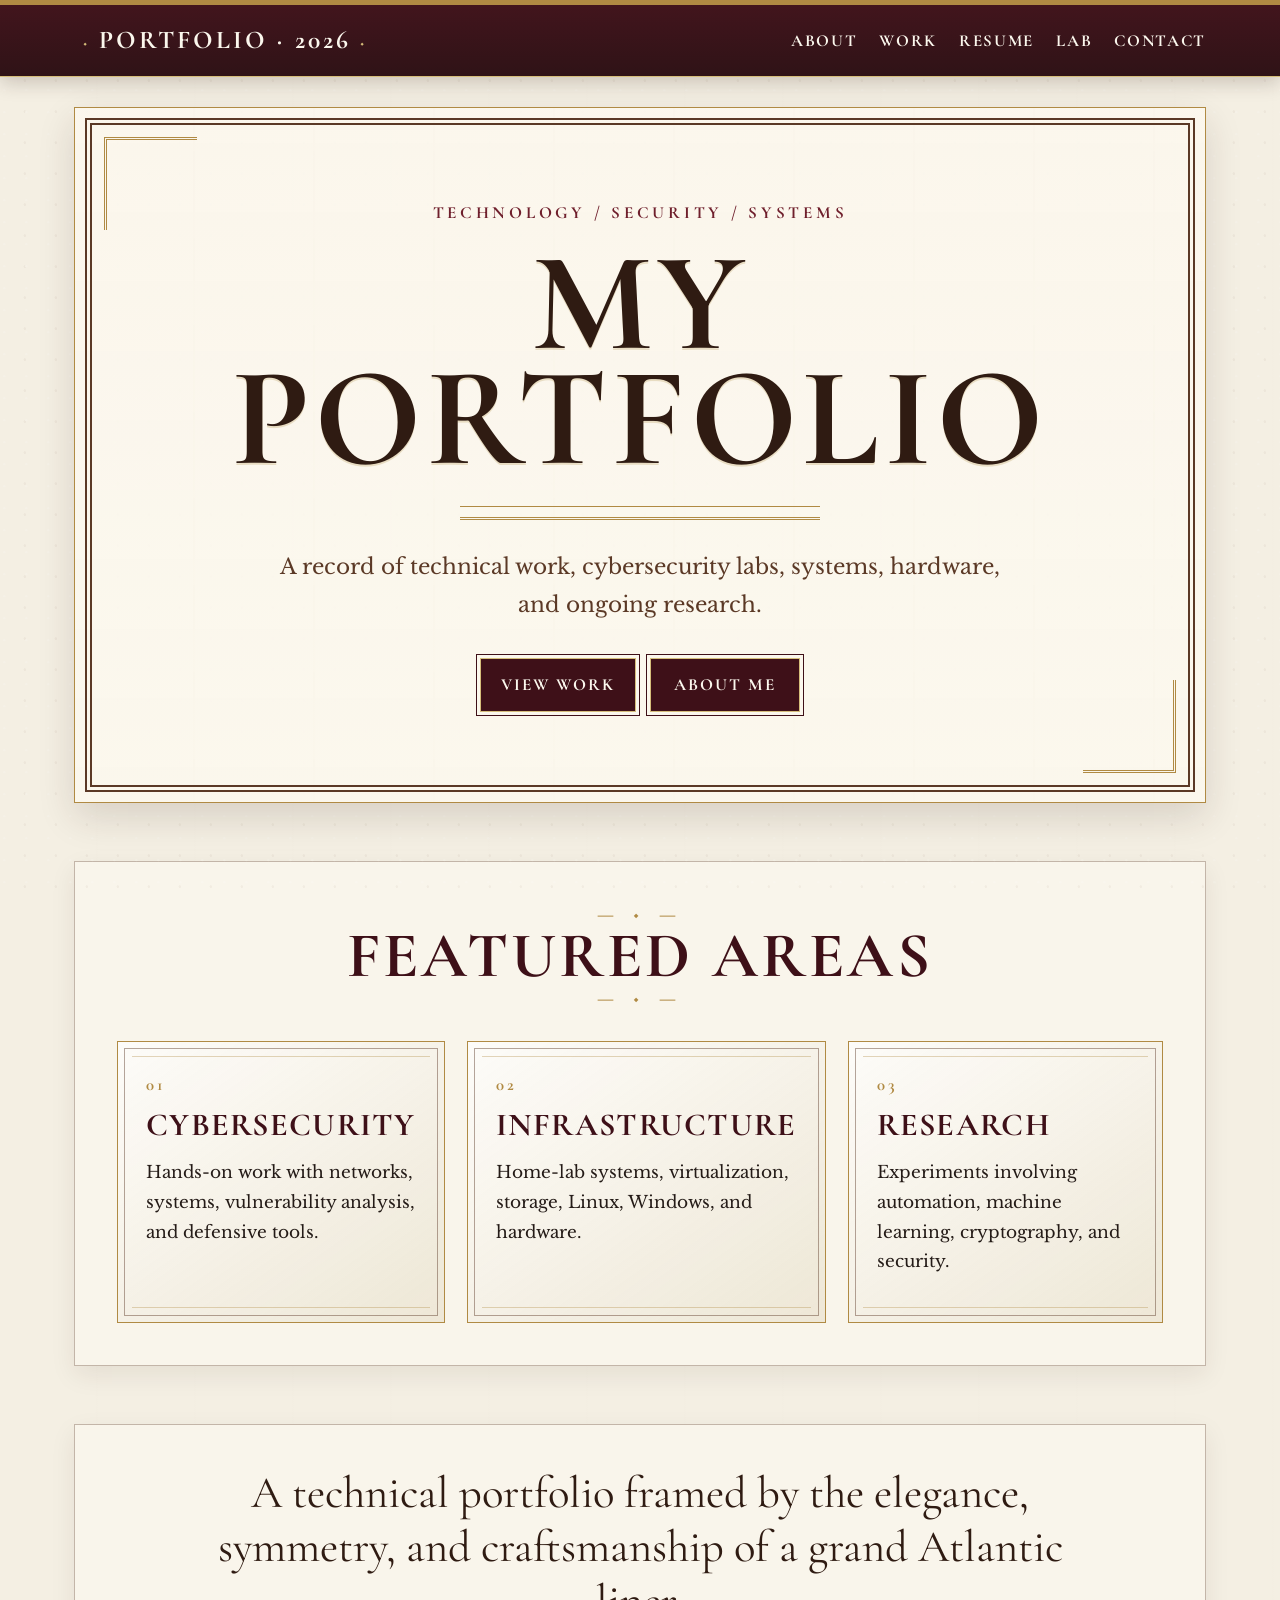
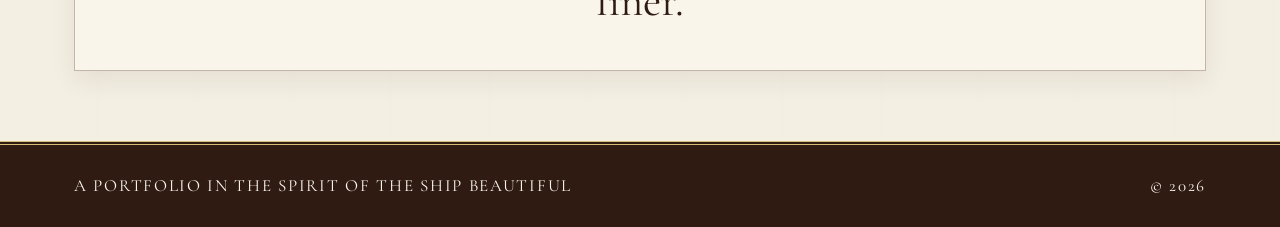
<file: index.html>
<!doctype html>
<html lang="en" class="no-js">
<head>
  <script>document.documentElement.classList.replace('no-js', 'js');</script>
  <meta charset="utf-8">
  <meta name="viewport" content="width=device-width, initial-scale=1">

  <!-- EDIT HERE: This description may appear in search-engine results. -->
  <meta name="description" content="A technology and cybersecurity portfolio.">

  <!-- EDIT HERE: Change the browser-tab title. -->
  <title>Portfolio — Home</title>

  <!-- Keep this line so the Aquitania-inspired design loads. -->
  <link rel="stylesheet" href="style.css">
</head>
<body>
<a class="skip-link" href="#main">Skip to content</a>

<!-- =========================
     SITE HEADER / NAVIGATION
     Edit the site title or menu labels here.
     Keep the file names in href="..." unless you rename the HTML files.
========================= -->
<header class="site-header">
  <div class="header-inner">
    <!-- EDIT HERE: Main site name shown in the upper-left corner. -->
    <a class="site-title" href="index.html">Portfolio · 2026</a>

    <button class="menu-toggle" type="button" aria-expanded="false" aria-controls="site-navigation">
      <span class="menu-toggle-text">Menu</span>
      <span class="menu-toggle-icon" aria-hidden="true"></span>
    </button>
    <nav class="site-nav" id="site-navigation" aria-label="Main navigation">
      <ul>
        <li><a href="about.html">About</a></li>
        <li><a href="portfolio.html">Work</a></li>
        <li><a href="resume.html">Resume</a></li>
        <li><a href="lab.html">Lab</a></li>
        <li><a href="contact.html">Contact</a></li>
      </ul>
    </nav>
  </div>
</header>

<main id="main" class="page">
  <!-- =========================
       HOME HERO SECTION
       This is the first large section visitors see.
  ========================= -->
  <section class="hero">
    <!-- EDIT HERE: Small line above the main title. -->
    <p class="kicker">Technology / Security / Systems</p>

    <!-- EDIT HERE: Main homepage title. <br> creates a line break. -->
    <h1>My<br>Portfolio</h1>

    <!-- EDIT HERE: Short introduction. -->
    <p class="hero-copy">A record of technical work, cybersecurity labs, systems, hardware, and ongoing research.</p>

    <!-- EDIT HERE: Change button text or destinations. -->
    <div class="actions">
      <a class="button" href="portfolio.html">View work</a>
      <a class="button" href="about.html">About me</a>
    </div>
  </section>

  <!-- =========================
       FEATURED AREAS
       Copy one complete <article>...</article> block to add another card.
  ========================= -->
  <section class="section">
    <!-- EDIT HERE: Section heading. -->
    <h2 class="section-heading">Featured areas</h2>

    <div class="grid-3">
      <!-- FEATURE CARD 1 -->
      <article class="block">
        <span class="block-number">01</span>
        <h3>Cybersecurity</h3>
        <p>Hands-on work with networks, systems, vulnerability analysis, and defensive tools.</p>
      </article>

      <!-- FEATURE CARD 2 -->
      <article class="block">
        <span class="block-number">02</span>
        <h3>Infrastructure</h3>
        <p>Home-lab systems, virtualization, storage, Linux, Windows, and hardware.</p>
      </article>

      <!-- FEATURE CARD 3 -->
      <article class="block">
        <span class="block-number">03</span>
        <h3>Research</h3>
        <p>Experiments involving automation, machine learning, cryptography, and security.</p>
      </article>

      <!-- ADD A NEW FEATURE CARD:
      <article class="block">
        <span class="block-number">04</span>
        <h3>New Area</h3>
        <p>Add a short description here.</p>
      </article>
      -->
    </div>
  </section>

  <!-- =========================
       CLOSING STATEMENT
  ========================= -->
  <section class="section">
    <!-- EDIT HERE: Closing sentence on the homepage. -->
    <p class="statement">A technical portfolio framed by the elegance, symmetry, and craftsmanship of a grand Atlantic liner.</p>
  </section>
</main>

<!-- =========================
     FOOTER
========================= -->
<button class="back-to-top" type="button" aria-label="Back to top">↑</button>

<footer class="site-footer">
  <div class="footer-inner">
    <!-- EDIT HERE: Footer phrase. -->
    <span>A portfolio in the spirit of the Ship Beautiful</span>

    <!-- The year is filled automatically by js/script.js. -->
    <span>© <span data-year></span></span>
  </div>
</footer>

<!-- Keep this line so the automatic copyright year works. -->
<script src="js/script.js"></script>
</body>
</html>
</file>
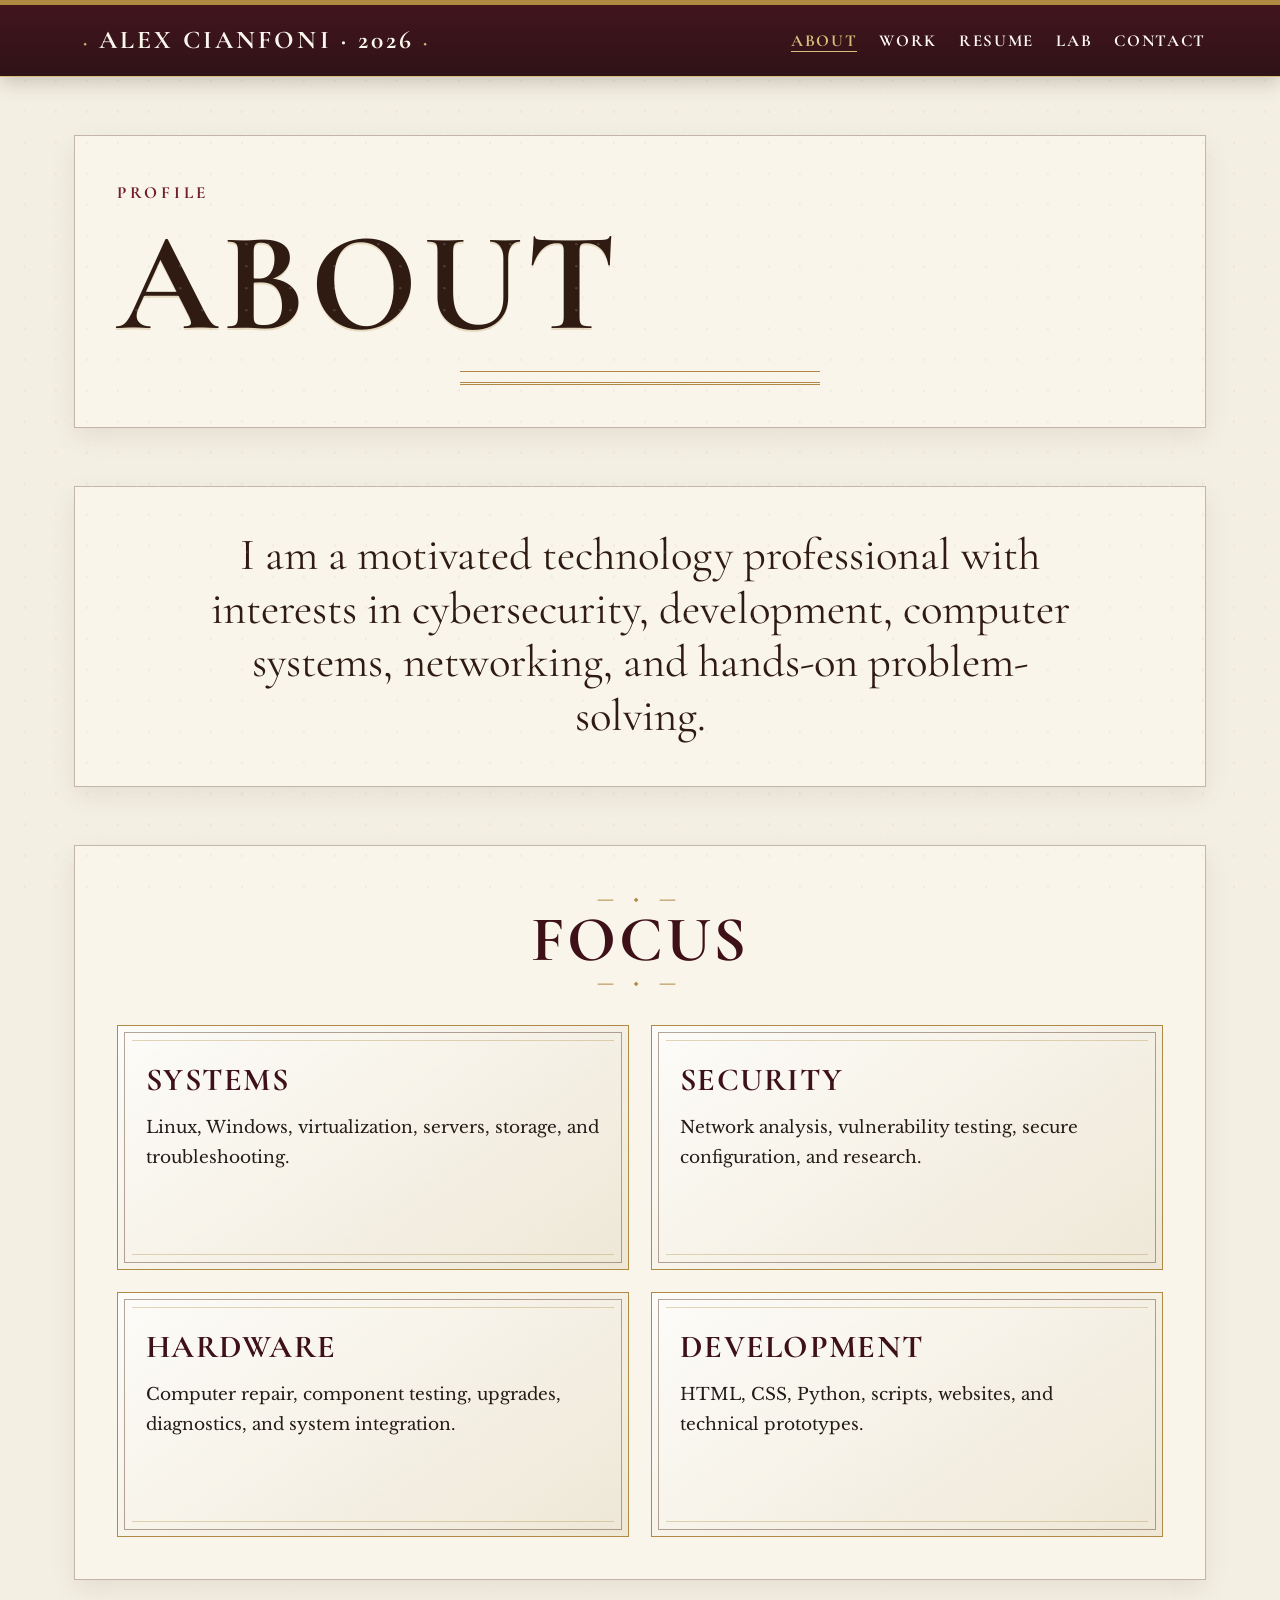
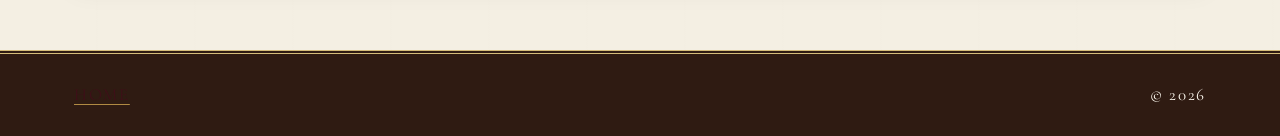
<file: about.html>
<!doctype html>
<html lang="en" class="no-js">
<head>
  <script>document.documentElement.classList.replace('no-js', 'js');</script>
  <meta charset="utf-8">
  <meta name="viewport" content="width=device-width, initial-scale=1">
  <!-- EDIT HERE: Browser-tab title. -->
  <title>Alex Cianfoni — About</title>
  <link rel="stylesheet" href="style.css">
</head>
<body>
<a class="skip-link" href="#main">Skip to content</a>

<!-- NAVIGATION: Keep href file names unless you rename a page. -->
<header class="site-header">
  <div class="header-inner">
    <!-- EDIT HERE: Site title. -->
    <a class="site-title" href="index.html">Alex Cianfoni · 2026</a>
    <button class="menu-toggle" type="button" aria-expanded="false" aria-controls="site-navigation">
      <span class="menu-toggle-text">Menu</span>
      <span class="menu-toggle-icon" aria-hidden="true"></span>
    </button>
    <nav class="site-nav" id="site-navigation" aria-label="Main navigation">
      <ul>
        <li><a href="about.html">About</a></li>
        <li><a href="portfolio.html">Work</a></li>
        <li><a href="resume.html">Resume</a></li>
        <li><a href="lab.html">Lab</a></li>
        <li><a href="contact.html">Contact</a></li>
      </ul>
    </nav>
  </div>
</header>

<main id="main" class="page">
  <!-- PAGE TITLE -->
  <section class="section">
    <!-- EDIT HERE: Small page label and large title. -->
    <p class="kicker">Profile</p>
    <h1 class="page-title">About</h1>
  </section>

  <!-- MAIN BIOGRAPHY -->
  <section class="section">
    <!-- EDIT HERE: Replace this paragraph with your personal introduction. -->
    <p class="statement">I am a motivated technology professional with interests in cybersecurity, development, computer systems, networking, and hands-on problem-solving.</p>

    <!-- ADD ANOTHER BIO PARAGRAPH:
    <p>I enjoy building, testing, repairing, and documenting technology.</p>
    -->
  </section>

  <!-- FOCUS / SKILLS CARDS -->
  <section class="section">
    <h2 class="section-heading">Focus</h2>
    <div class="grid-2">
      <!-- EDIT EACH CARD: Change the heading and description. -->
      <div class="block">
        <h3>Systems</h3>
        <p>Linux, Windows, virtualization, servers, storage, and troubleshooting.</p>
      </div>

      <div class="block">
        <h3>Security</h3>
        <p>Network analysis, vulnerability testing, secure configuration, and research.</p>
      </div>

      <div class="block">
        <h3>Hardware</h3>
        <p>Computer repair, component testing, upgrades, diagnostics, and system integration.</p>
      </div>

      <div class="block">
        <h3>Development</h3>
        <p>HTML, CSS, Python, scripts, websites, and technical prototypes.</p>
      </div>

      <!-- ADD A NEW FOCUS CARD:
      <div class="block">
        <h3>New Skill</h3>
        <p>Describe the skill or interest here.</p>
      </div>
      -->
    </div>
  </section>
</main>

<button class="back-to-top" type="button" aria-label="Back to top">↑</button>

<footer class="site-footer">
  <div class="footer-inner">
    <a href="index.html">Home</a>
    <span>© <span data-year></span></span>
  </div>
</footer>
<script src="js/script.js"></script>
</body>
</html>
</file>
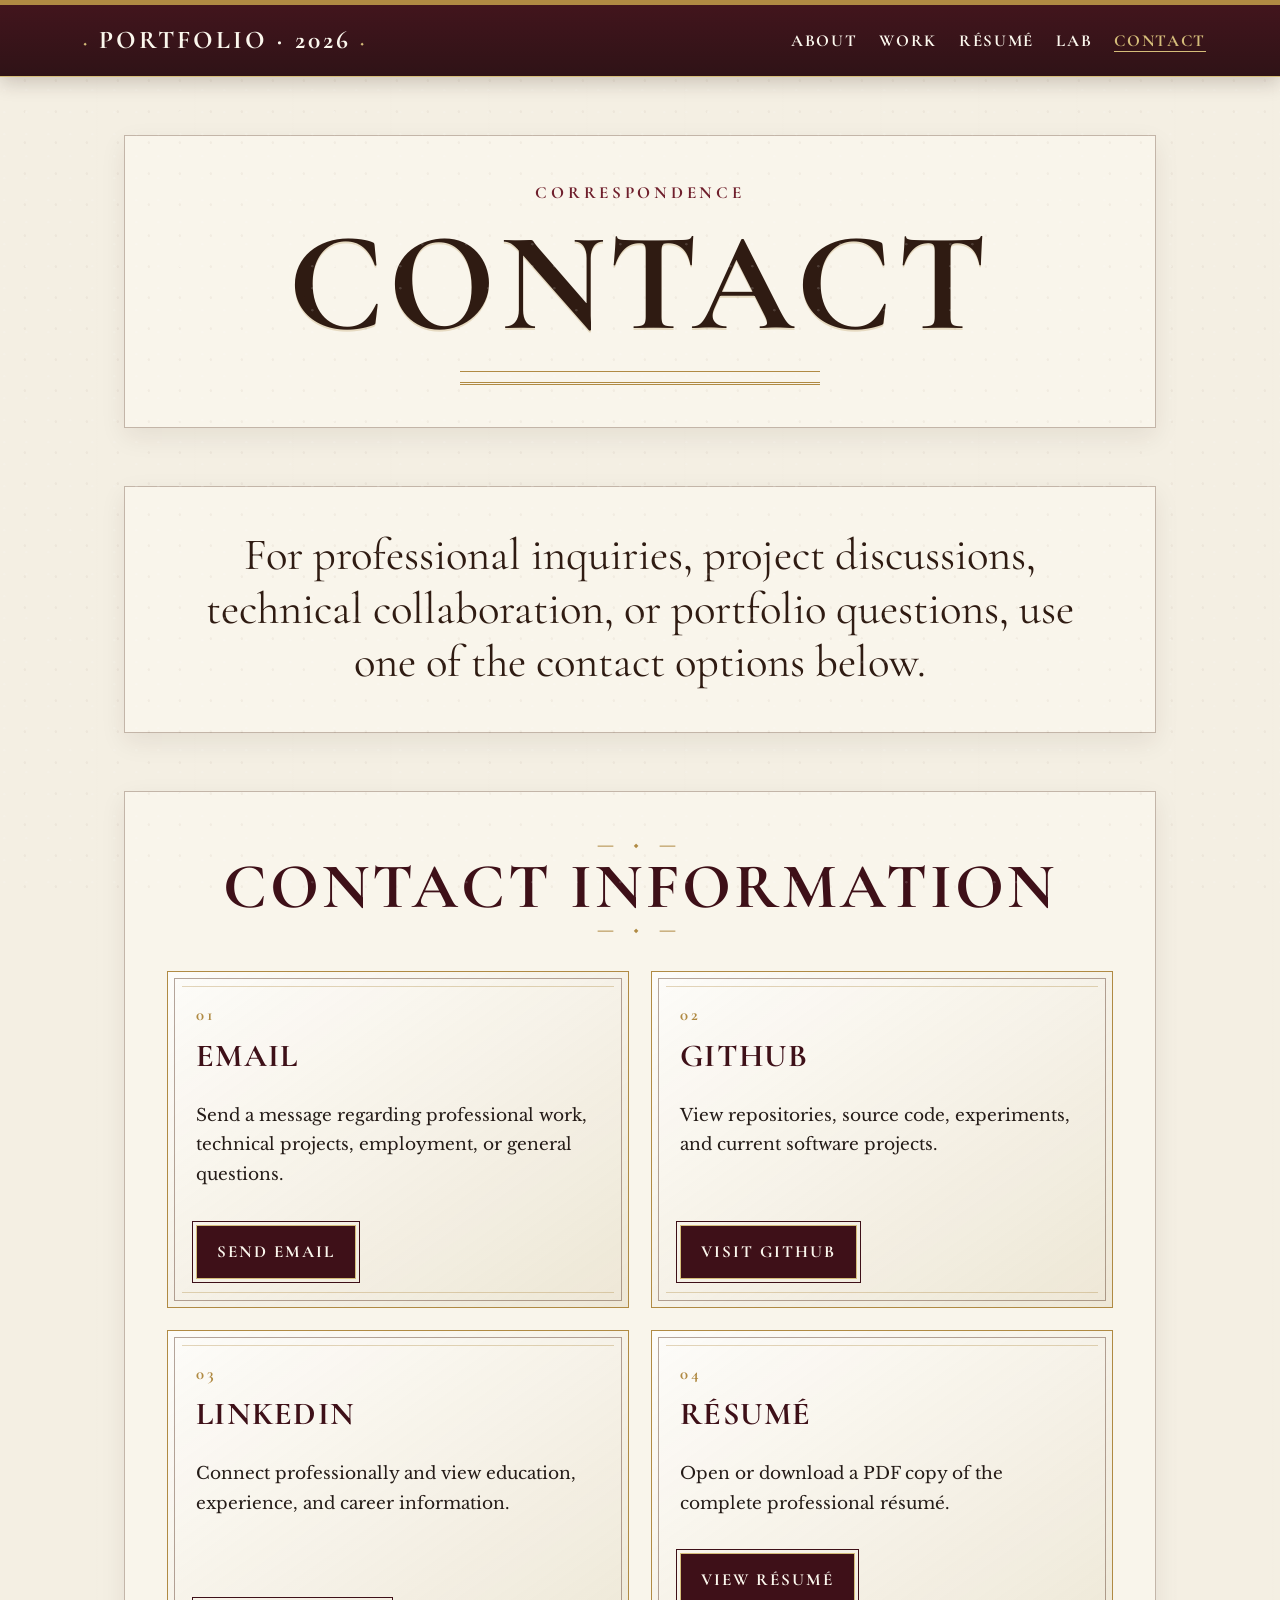
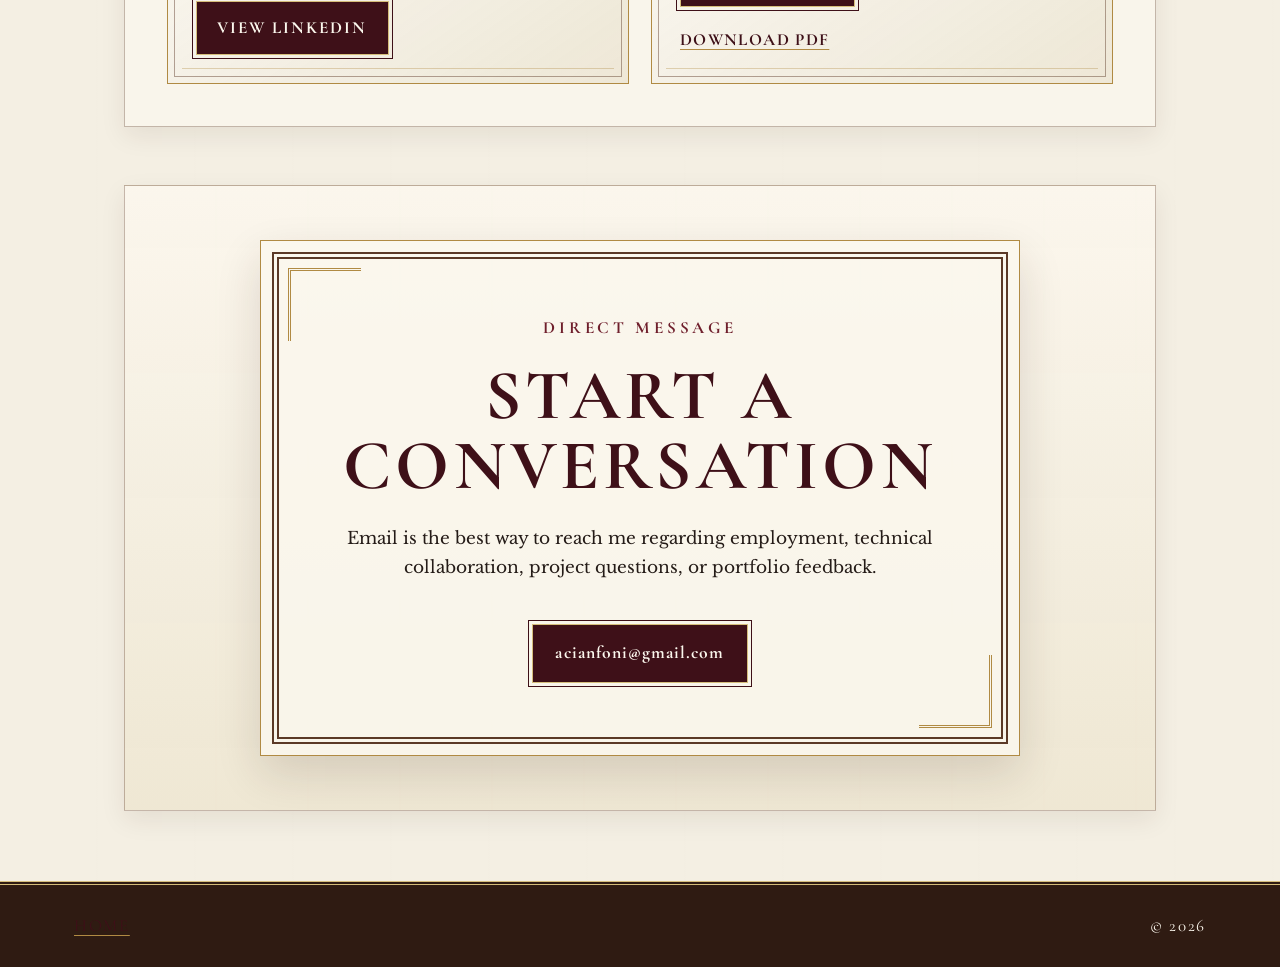
<file: contact.html>
<!doctype html>
<html lang="en" class="no-js">
<head>
  <script>document.documentElement.classList.replace('no-js', 'js');</script>
  <meta charset="utf-8">
  <meta name="viewport" content="width=device-width, initial-scale=1">
  <meta name="description" content="Contact information and professional links.">
  <title>Portfolio — Contact</title>
  <link rel="stylesheet" href="style.css">
</head>
<body>
<a class="skip-link" href="#main">Skip to content</a>

<header class="site-header">
  <div class="header-inner">
    <a class="site-title" href="index.html">Portfolio · 2026</a>

    <button class="menu-toggle" type="button"
            aria-expanded="false"
            aria-controls="site-navigation">
      <span class="menu-toggle-text">Menu</span>
      <span class="menu-toggle-icon" aria-hidden="true"></span>
    </button>

    <nav class="site-nav" id="site-navigation" aria-label="Main navigation">
      <ul>
        <li><a href="about.html">About</a></li>
        <li><a href="portfolio.html">Work</a></li>
        <li><a href="resume.html">Résumé</a></li>
        <li><a href="lab.html">Lab</a></li>
        <li><a href="contact.html" aria-current="page">Contact</a></li>
      </ul>
    </nav>
  </div>
</header>

<main id="main" class="page contact-page">

  <section class="section contact-title-panel">
    <p class="kicker">Correspondence</p>
    <h1 class="page-title">Contact</h1>
  </section>

  <section class="section contact-introduction">
    <p class="statement">
      For professional inquiries, project discussions, technical collaboration,
      or portfolio questions, use one of the contact options below.
    </p>
  </section>

  <section class="section">
    <h2 class="section-heading">Contact Information</h2>

    <div class="grid-2 contact-grid">

      <article class="block contact-card">
        <span class="block-number">01</span>
        <h2>Email</h2>
        <p>
          Send a message regarding professional work, technical projects,
          employment, or general questions.
        </p>

        <!-- EDIT HERE: Replace both placeholder email addresses. -->
        <a class="button"
           href="mailto:acianfoni@gmail.com">
          Send Email
        </a>
      </article>

      <article class="block contact-card">
        <span class="block-number">02</span>
        <h2>GitHub</h2>
        <p>
          View repositories, source code, experiments, and current software
          projects.
        </p>

        <!-- EDIT HERE: Replace YOUR-USERNAME with your GitHub username. -->
        <a class="button"
           href="https://github.com/Alex-Cianfoni"
           target="_blank"
           rel="noopener noreferrer">
          Visit GitHub
        </a>
      </article>

      <article class="block contact-card">
        <span class="block-number">03</span>
        <h2>LinkedIn</h2>
        <p>
          Connect professionally and view education, experience, and career
          information.
        </p>

        <!-- EDIT HERE: Replace YOUR-PROFILE with your LinkedIn profile. -->
        <a class="button"
           href="https://www.linkedin.com/in/alex-cianfoni-006102255/"
           target="_blank"
           rel="noopener noreferrer">
          View LinkedIn
        </a>
      </article>

      <article class="block contact-card">
        <span class="block-number">04</span>
        <h2>Résumé</h2>
        <p>
          Open or download a PDF copy of the complete professional résumé.
        </p>

        <a class="button"
           href="assets/resume.pdf"
           target="_blank"
           rel="noopener">
          View Résumé
        </a>

        <a class="text-link contact-secondary-link"
           href="assets/resume.pdf"
           download="Lawrence-Cianfoni-Resume.pdf">
          Download PDF
        </a>
      </article>

    </div>
  </section>

  <section class="section direct-contact-panel">
    <div class="contact-frame">
      <p class="kicker">Direct Message</p>
      <h2>Start a Conversation</h2>

      <p>
        Email is the best way to reach me regarding employment,
        technical collaboration, project questions, or portfolio feedback.
      </p>

      <!-- EDIT HERE: Replace the email shown and the mailto address. -->
      <a class="contact-email"
         href="mailto:acianfoni@gmail.com">
        acianfoni@gmail.com
      </a>
    </div>
  </section>

</main>

<button class="back-to-top" type="button" aria-label="Back to top">↑</button>

<footer class="site-footer">
  <div class="footer-inner">
    <a href="index.html">Home</a>
    <span>© <span data-year></span></span>
  </div>
</footer>

<script src="js/script.js"></script>
</body>
</html>
</file>
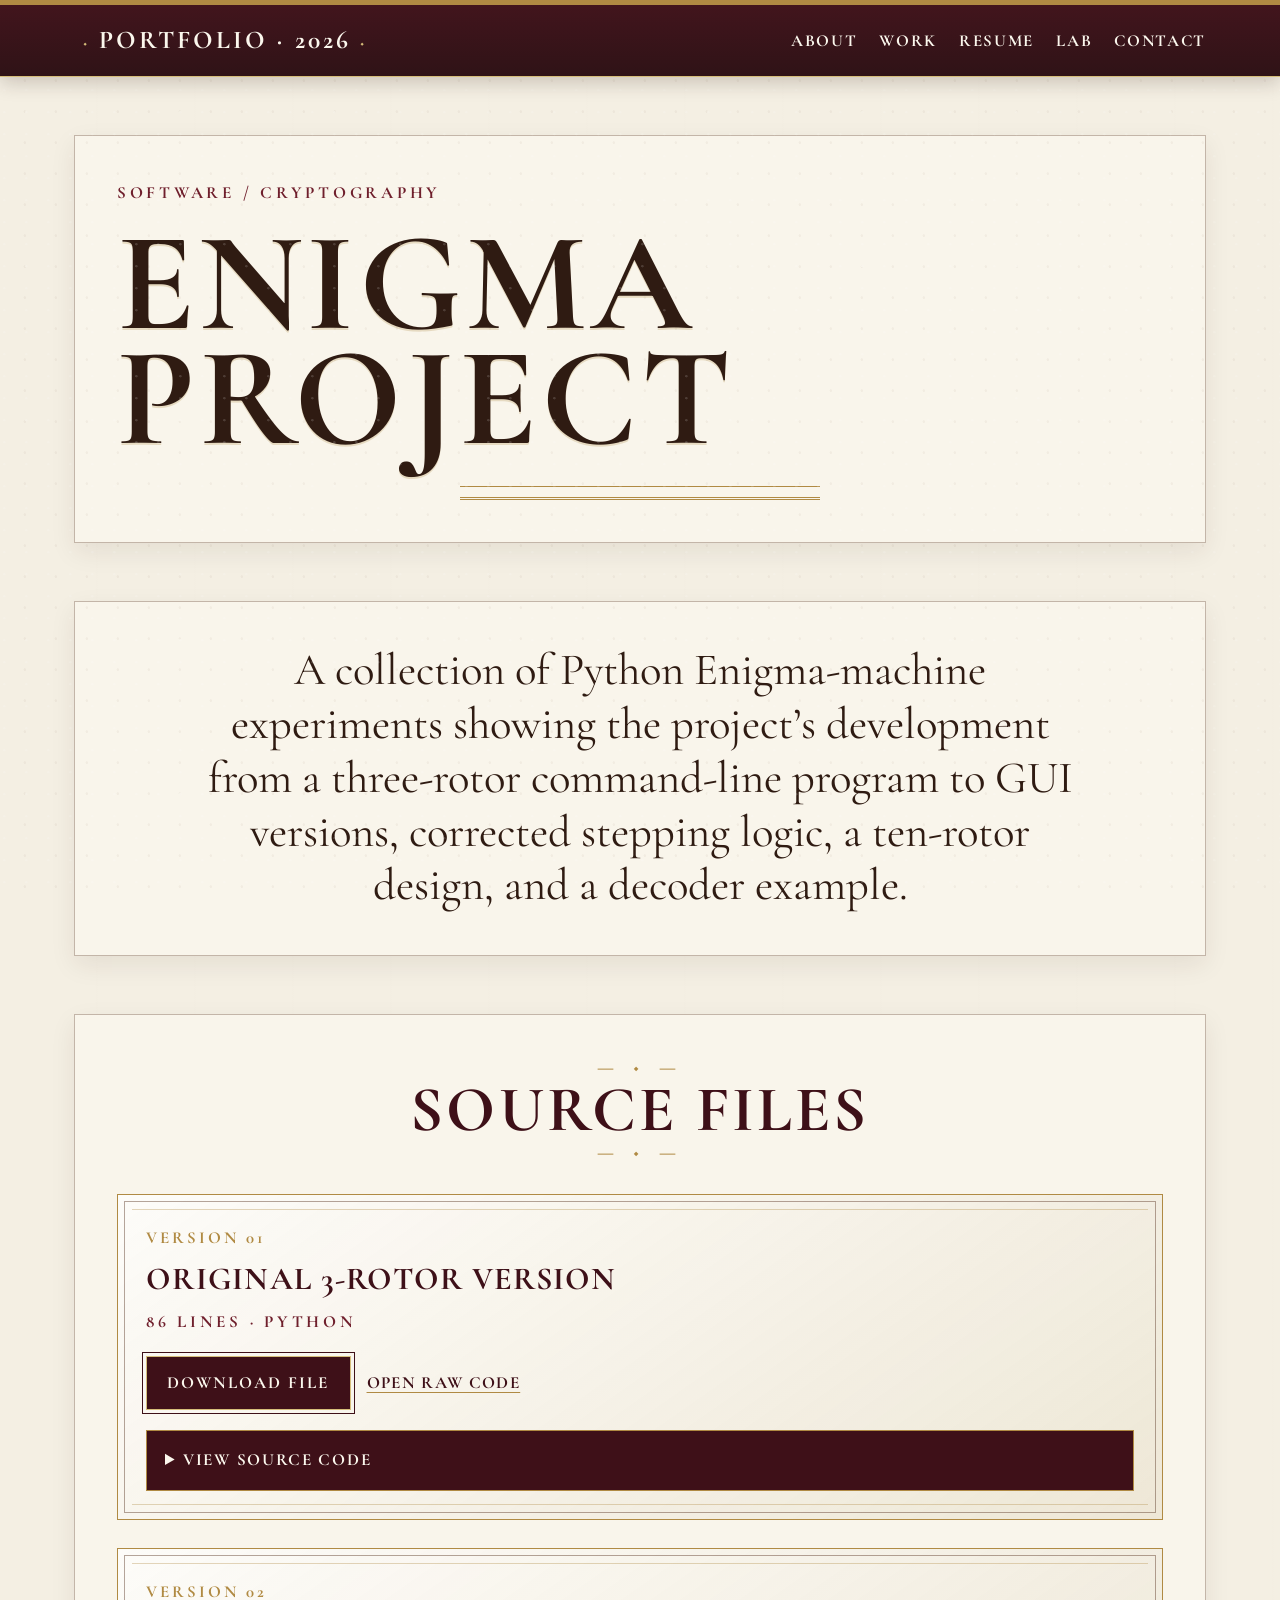
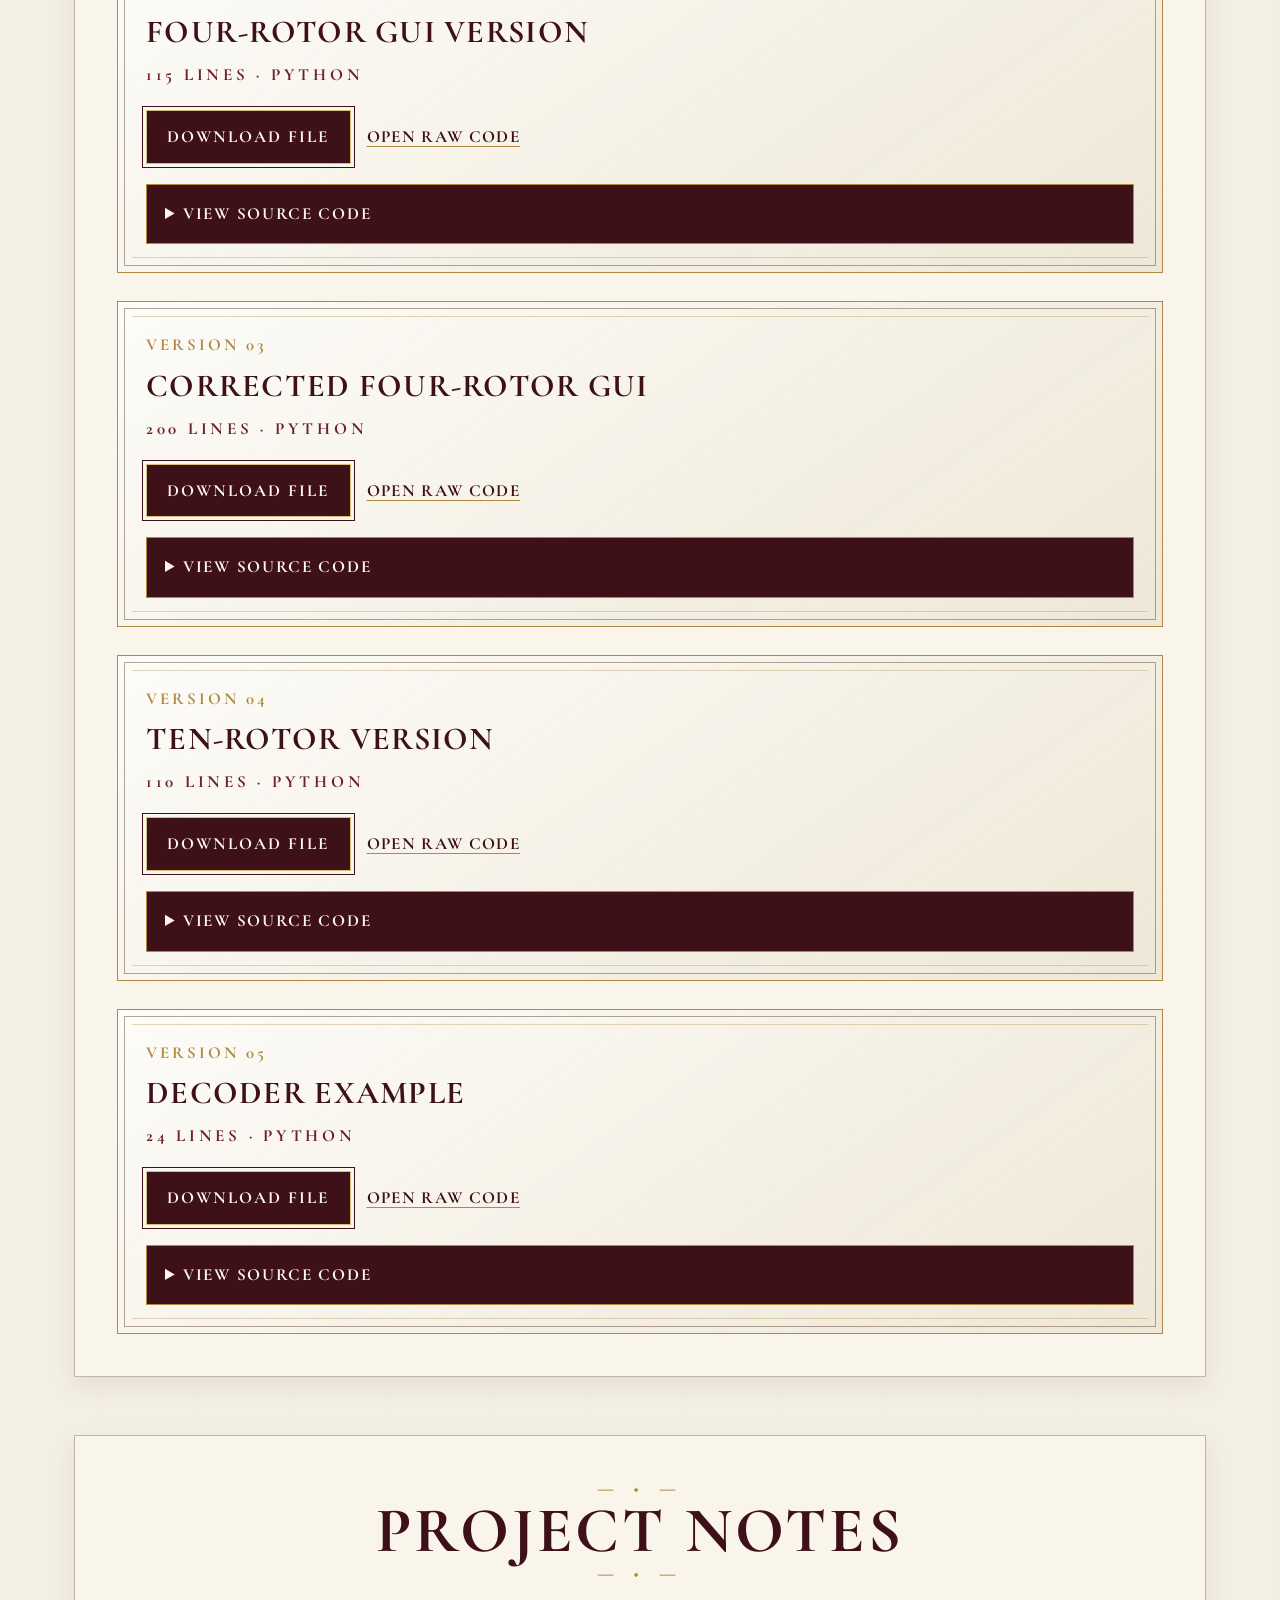
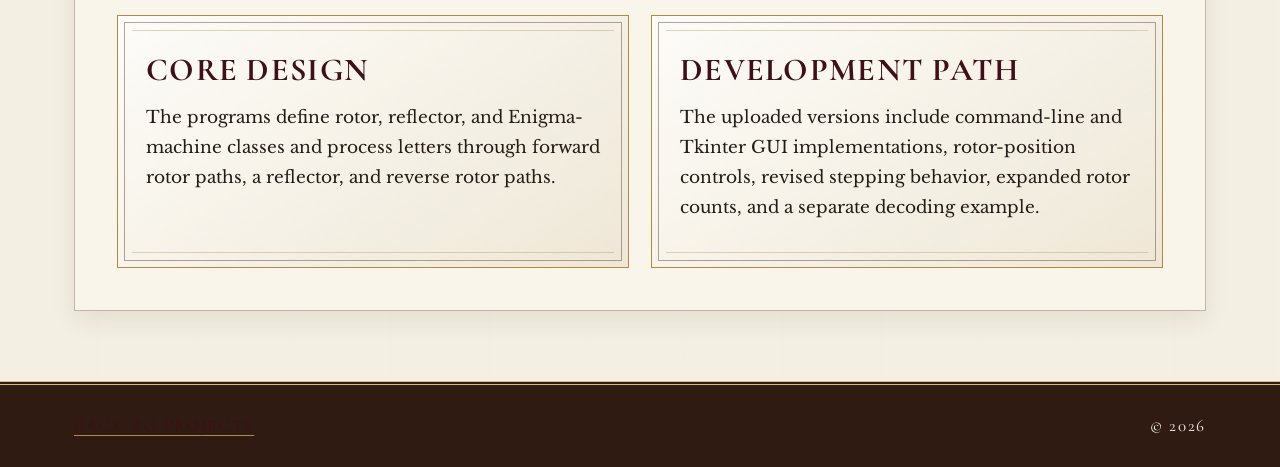
<file: enigma.html>
<!doctype html>
<html lang="en" class="no-js">
<head>
  <script>document.documentElement.classList.replace('no-js', 'js');</script>
  <meta charset="utf-8">
  <meta name="viewport" content="width=device-width, initial-scale=1">
  <meta name="description" content="Source code and development history for a custom Enigma cipher simulator.">
  <title>Portfolio — Enigma Project</title>
  <link rel="stylesheet" href="style.css">
</head>
<body>
<a class="skip-link" href="#main">Skip to content</a>

<header class="site-header">
  <div class="header-inner">
    <a class="site-title" href="index.html">Portfolio · 2026</a>
    <button class="menu-toggle" type="button" aria-expanded="false" aria-controls="site-navigation">
      <span class="menu-toggle-text">Menu</span>
      <span class="menu-toggle-icon" aria-hidden="true"></span>
    </button>
    <nav class="site-nav" id="site-navigation" aria-label="Main navigation">
      <ul>
        <li><a href="about.html">About</a></li>
        <li><a href="portfolio.html">Work</a></li>
        <li><a href="resume.html">Resume</a></li>
        <li><a href="lab.html">Lab</a></li>
        <li><a href="contact.html">Contact</a></li>
      </ul>
    </nav>
  </div>
</header>

<main id="main" class="page">
  <section class="section">
    <p class="kicker">Software / Cryptography</p>
    <h1 class="page-title">Enigma Project</h1>
  </section>

  <section class="section">
    <p class="statement">A collection of Python Enigma-machine experiments showing the project’s development from a three-rotor command-line program to GUI versions, corrected stepping logic, a ten-rotor design, and a decoder example.</p>
  </section>

  <section class="section">
    <h2 class="section-heading">Source files</h2>
    <div class="code-file-grid">
      
      <article class="code-file block">
        <span class="block-number">VERSION 01</span>
        <h2>Original 3-Rotor Version</h2>
        <p class="meta">86 lines · Python</p>
        <div class="code-actions">
          <a class="button" href="projects/enigma/enigma-original-3-rotor.py" download>Download file</a>
          <a class="text-link" href="projects/enigma/enigma-original-3-rotor.py" target="_blank" rel="noopener">Open raw code</a>
        </div>
        <details class="code-viewer">
          <summary>View source code</summary>
          <pre><code>
import string
import random

class Rotor:
    def __init__(self, wiring, turnover):
        self.wiring = wiring
        self.turnover = turnover
        self.position = 0

    def set_position(self, position):
        self.position = position % 26

    def forward(self, char):
        index = (ord(char) - ord(&#x27;A&#x27;) + self.position) % 26
        return self.wiring[index]

    def backward(self, char):
        index = (self.wiring.index(char) - self.position + 26) % 26
        return chr(index + ord(&#x27;A&#x27;))

    def rotate(self):
        self.position = (self.position + 1) % 26
        return self.position == ord(self.turnover) - ord(&#x27;A&#x27;)

class Reflector:
    def __init__(self, wiring):
        self.wiring = wiring

    def reflect(self, char):
        return self.wiring[ord(char) - ord(&#x27;A&#x27;)]

class EnigmaMachine:
    def __init__(self, rotors, reflector):
        self.rotors = rotors
        self.reflector = reflector

    def set_rotors(self, positions):
        for rotor, position in zip(self.rotors, positions):
            rotor.set_position(position)

    def rotate_rotors(self):
        turnover = [rotor.rotate() for rotor in self.rotors]
        return turnover

    def encode_letter(self, letter):
        for i in range(len(self.rotors)-1, -1, -1):
            letter = self.rotors[i].forward(letter)
        letter = self.reflector.reflect(letter)
        for i in range(1, len(self.rotors)):
            letter = self.rotors[i].backward(letter)
        self.rotate_rotors()
        return letter

    def encode_message(self, message):
        message = message.upper()
        encoded_message = []
        for letter in message:
            if letter in string.ascii_uppercase:
                encoded_message.append(self.encode_letter(letter))
            else:
                encoded_message.append(letter)
        return &#x27;&#x27;.join(encoded_message)

# Example usage:
if __name__ == &quot;__main__&quot;:
    # Define rotor wirings and turnover notches
    rotorI = Rotor(&quot;EKMFLGDQVZNTOWYHXUSPAIBRCJ&quot;, &#x27;Q&#x27;)
    rotorII = Rotor(&quot;AJDKSIRUXBLHWTMCQGZNPYFVOE&quot;, &#x27;E&#x27;)
    rotorIII = Rotor(&quot;BDFHJLCPRTXVZNYEIWGAKMUSQO&quot;, &#x27;V&#x27;)

    # Define reflector wiring (UKW-B)
    reflectorB = Reflector(&quot;YRUHQSLDPXNGOKMIEBFZCWVJAT&quot;)

    # Create an Enigma machine with specified rotors and reflector
    enigma = EnigmaMachine([rotorI, rotorII, rotorIII], reflectorB)

    # Set initial rotor positions (for example: A, A, A)
    enigma.set_rotors([0, 0, 0])

    # Encrypt a message
    plaintext = &quot;HELLO WORLD&quot;
    ciphertext = enigma.encode_message(plaintext)
    print(f&quot;Plaintext:  {plaintext}&quot;)
    print(f&quot;Ciphertext: {ciphertext}&quot;)

</code></pre>
        </details>
      </article>
    
      <article class="code-file block">
        <span class="block-number">VERSION 02</span>
        <h2>Four-Rotor GUI Version</h2>
        <p class="meta">115 lines · Python</p>
        <div class="code-actions">
          <a class="button" href="projects/enigma/enigma-gui-4-rotor.py" download>Download file</a>
          <a class="text-link" href="projects/enigma/enigma-gui-4-rotor.py" target="_blank" rel="noopener">Open raw code</a>
        </div>
        <details class="code-viewer">
          <summary>View source code</summary>
          <pre><code>
import string
import tkinter as tk
from tkinter import messagebox

class Rotor:
    def __init__(self, wiring, turnover):
        self.wiring = wiring
        self.turnover = turnover
        self.position = 0

    def set_position(self, position):
        self.position = position % 26

    def forward(self, char):
        index = (ord(char) - ord(&#x27;A&#x27;) + self.position) % 26
        return self.wiring[index]

    def backward(self, char):
        index = (self.wiring.index(char) - self.position + 26) % 26
        return chr(index + ord(&#x27;A&#x27;))

    def rotate(self):
        self.position = (self.position + 1) % 26
        return self.position == ord(self.turnover) - ord(&#x27;A&#x27;)

class Reflector:
    def __init__(self, wiring):
        self.wiring = wiring

    def reflect(self, char):
        return self.wiring[ord(char) - ord(&#x27;A&#x27;)]

class EnigmaMachine:
    def __init__(self, rotors, reflector):
        self.rotors = rotors
        self.reflector = reflector

    def set_rotors(self, positions):
        for rotor, position in zip(self.rotors, positions):
            rotor.set_position(position)

    def rotate_rotors(self):
        turnover = [rotor.rotate() for rotor in self.rotors]
        return turnover

    def encode_letter(self, letter):
        for i in range(len(self.rotors)-1, -1, -1):
            letter = self.rotors[i].forward(letter)
        letter = self.reflector.reflect(letter)
        for i in range(1, len(self.rotors)):
            letter = self.rotors[i].backward(letter)
        self.rotate_rotors()
        return letter

    def encode_message(self, message):
        message = message.upper()
        encoded_message = []
        for letter in message:
            if letter in string.ascii_uppercase:
                encoded_message.append(self.encode_letter(letter))
            else:
                encoded_message.append(letter)
        return &#x27;&#x27;.join(encoded_message)

# GUI Implementation
def encode_text():
    message = input_text.get(&quot;1.0&quot;, tk.END).strip()
    if not message:
        messagebox.showwarning(&quot;Input Error&quot;, &quot;Please enter a message to encode.&quot;)
        return
    encoded_message = enigma.encode_message(message)
    output_text.delete(&quot;1.0&quot;, tk.END)
    output_text.insert(&quot;1.0&quot;, encoded_message)

def decode_text():
    message = output_text.get(&quot;1.0&quot;, tk.END).strip()
    if not message:
        messagebox.showwarning(&quot;Input Error&quot;, &quot;Please enter a message to decode.&quot;)
        return
    decoded_message = enigma.encode_message(message)  # Decoding is just re-encoding
    input_text.delete(&quot;1.0&quot;, tk.END)
    input_text.insert(&quot;1.0&quot;, decoded_message)

# Initialize Enigma Machine
rotorI = Rotor(&quot;EKMFLGDQVZNTOWYHXUSPAIBRCJ&quot;, &#x27;Q&#x27;)
rotorII = Rotor(&quot;AJDKSIRUXBLHWTMCQGZNPYFVOE&quot;, &#x27;E&#x27;)
rotorIII = Rotor(&quot;BDFHJLCPRTXVZNYEIWGAKMUSQO&quot;, &#x27;V&#x27;)
rotorIV = Rotor(&quot;ESOVPZJAYQUIRHXLNFTGKDCMWB&quot;, &#x27;J&#x27;)
reflectorB = Reflector(&quot;YRUHQSLDPXNGOKMIEBFZCWVJAT&quot;)
enigma = EnigmaMachine([rotorI, rotorII, rotorIII, rotorIV], reflectorB)
enigma.set_rotors([0, 0, 0, 0])

# Create GUI window
root = tk.Tk()
root.title(&quot;Enigma Cipher&quot;)
root.geometry(&quot;400x300&quot;)

input_label = tk.Label(root, text=&quot;Enter Text:&quot;)
input_label.pack()
input_text = tk.Text(root, height=4, width=50)
input_text.pack()

encode_button = tk.Button(root, text=&quot;Encode&quot;, command=encode_text)
encode_button.pack()

decode_button = tk.Button(root, text=&quot;Decode&quot;, command=decode_text)
decode_button.pack()

output_label = tk.Label(root, text=&quot;Cipher Output:&quot;)
output_label.pack()
output_text = tk.Text(root, height=4, width=50)
output_text.pack()

root.mainloop()
</code></pre>
        </details>
      </article>
    
      <article class="code-file block">
        <span class="block-number">VERSION 03</span>
        <h2>Corrected Four-Rotor GUI</h2>
        <p class="meta">200 lines · Python</p>
        <div class="code-actions">
          <a class="button" href="projects/enigma/enigma-gui-corrected.py" download>Download file</a>
          <a class="text-link" href="projects/enigma/enigma-gui-corrected.py" target="_blank" rel="noopener">Open raw code</a>
        </div>
        <details class="code-viewer">
          <summary>View source code</summary>
          <pre><code>import string
import tkinter as tk
from tkinter import messagebox

class Rotor:
    def __init__(self, wiring, turnover):
        self.wiring = wiring  # e.g. &quot;EKMFL...&quot;
        self.turnover = turnover  # e.g. &#x27;Q&#x27;
        self.position = 0  # 0..25

    def set_position(self, position):
        self.position = position % 26

    # Forward path through rotor (right-&gt;left)
    def forward(self, char, pos_override=None):
        pos = self.position if pos_override is None else pos_override
        # input index shifted by rotor position
        idx = (ord(char) - ord(&#x27;A&#x27;) + pos) % 26
        mapped_char = self.wiring[idx]
        # unshift by position to produce letter passed to next stage
        out_index = (ord(mapped_char) - ord(&#x27;A&#x27;) - pos) % 26
        return chr(out_index + ord(&#x27;A&#x27;))

    # Backward path through rotor (left-&gt;right)
    def backward(self, char, pos_override=None):
        pos = self.position if pos_override is None else pos_override
        # shift input by position
        effective = (ord(char) - ord(&#x27;A&#x27;) + pos) % 26
        # find index i such that wiring[i] == chr(effective + &#x27;A&#x27;)
        target_char = chr(effective + ord(&#x27;A&#x27;))
        i = self.wiring.index(target_char)
        out_index = (i - pos) % 26
        return chr(out_index + ord(&#x27;A&#x27;))

    # rotate the rotor by one step; return True if its notch causes next rotor to step
    def rotate(self):
        self.position = (self.position + 1) % 26
        return self.position == (ord(self.turnover) - ord(&#x27;A&#x27;))

class Reflector:
    def __init__(self, wiring):
        self.wiring = wiring

    def reflect(self, char):
        return self.wiring[ord(char) - ord(&#x27;A&#x27;)]

class EnigmaMachine:
    def __init__(self, rotors, reflector):
        self.rotors = rotors  # left..right order
        self.reflector = reflector

    def set_rotors(self, positions):
        for rotor, position in zip(self.rotors, positions):
            rotor.set_position(position)

    # Stepping logic (simplified standard behavior):
    # - Rightmost rotor always steps.
    # - If a rotor is at its turnover position BEFORE stepping, it causes the rotor to its left to step too.
    def rotate_rotors(self):
        n = len(self.rotors)
        will_step = [False] * n
        # rightmost always steps
        will_step[n-1] = True
        # check notches from right to left to propagate stepping
        # if rotor i is currently at its notch, rotor i-1 will step
        for i in range(n-1, 0, -1):
            if self.rotors[i].position == (ord(self.rotors[i].turnover) - ord(&#x27;A&#x27;)):
                will_step[i-1] = True
        # apply steps
        for i in range(n):
            if will_step[i]:
                self.rotors[i].rotate()
        return will_step

    # Encode single letter (this mutates rotor positions because Enigma steps on each keypress)
    def encode_letter(self, letter):
        # Step rotors first (historical Enigma steps before encipher)
        self.rotate_rotors()

        # forward through rotors: right -&gt; left
        ch = letter
        for i in range(len(self.rotors)-1, -1, -1):
            ch = self.rotors[i].forward(ch)

        # reflector
        ch = self.reflector.reflect(ch)

        # backward through rotors: left -&gt; right
        for i in range(0, len(self.rotors)):
            ch = self.rotors[i].backward(ch)

        return ch

    # Encode a whole message: preserves initial rotor positions by saving/restoring
    def encode_message(self, message):
        # save positions so encode_message is non-destructive (you can set positions and call encode twice)
        saved_positions = [r.position for r in self.rotors]

        message = message.upper()
        encoded = []
        for ch in message:
            if ch in string.ascii_uppercase:
                encoded.append(self.encode_letter(ch))
            else:
                encoded.append(ch)

        # restore rotor positions
        for r, p in zip(self.rotors, saved_positions):
            r.position = p

        return &#x27;&#x27;.join(encoded)

# GUI Implementation
def parse_positions(text):
    # Accept &quot;0 0 0 0&quot;, or &quot;A B C D&quot; as letters, or &quot;1,2,3,4&quot;
    text = text.strip()
    if not text:
        return None
    parts = text.replace(&#x27;,&#x27;, &#x27; &#x27;).split()
    positions = []
    for p in parts:
        if p.isalpha() and len(p) == 1:
            positions.append((ord(p.upper()) - ord(&#x27;A&#x27;)) % 26)
        else:
            try:
                positions.append(int(p) % 26)
            except:
                return None
    return positions

def encode_text():
    pos = parse_positions(pos_entry.get())
    if pos and len(pos) == len(enigma.rotors):
        enigma.set_rotors(pos)
    elif pos is not None and len(pos) != len(enigma.rotors):
        messagebox.showwarning(&quot;Position Error&quot;, f&quot;Enter {len(enigma.rotors)} rotor positions (letters or numbers).&quot;)
        return

    message = input_text.get(&quot;1.0&quot;, tk.END).strip()
    if not message:
        messagebox.showwarning(&quot;Input Error&quot;, &quot;Please enter a message to encode.&quot;)
        return
    encoded_message = enigma.encode_message(message)
    output_text.delete(&quot;1.0&quot;, tk.END)
    output_text.insert(&quot;1.0&quot;, encoded_message)

def decode_text():
    pos = parse_positions(pos_entry.get())
    if pos and len(pos) == len(enigma.rotors):
        enigma.set_rotors(pos)
    elif pos is not None and len(pos) != len(enigma.rotors):
        messagebox.showwarning(&quot;Position Error&quot;, f&quot;Enter {len(enigma.rotors)} rotor positions (letters or numbers).&quot;)
        return

    message = output_text.get(&quot;1.0&quot;, tk.END).strip()
    if not message:
        messagebox.showwarning(&quot;Input Error&quot;, &quot;Please enter a message to decode.&quot;)
        return
    # Enigma is symmetric: encoding again with same start positions decodes
    decoded_message = enigma.encode_message(message)
    input_text.delete(&quot;1.0&quot;, tk.END)
    input_text.insert(&quot;1.0&quot;, decoded_message)

# Initialize Enigma Machine (left -&gt; right)
rotorI = Rotor(&quot;EKMFLGDQVZNTOWYHXUSPAIBRCJ&quot;, &#x27;Q&#x27;)
rotorII = Rotor(&quot;AJDKSIRUXBLHWTMCQGZNPYFVOE&quot;, &#x27;E&#x27;)
rotorIII = Rotor(&quot;BDFHJLCPRTXVZNYEIWGAKMUSQO&quot;, &#x27;V&#x27;)
rotorIV = Rotor(&quot;ESOVPZJAYQUIRHXLNFTGKDCMWB&quot;, &#x27;J&#x27;)
reflectorB = Reflector(&quot;YRUHQSLDPXNGOKMIEBFZCWVJAT&quot;)
enigma = EnigmaMachine([rotorI, rotorII, rotorIII, rotorIV], reflectorB)
enigma.set_rotors([0, 0, 0, 0])

# Create GUI window
root = tk.Tk()
root.title(&quot;Enigma Cipher&quot;)
root.geometry(&quot;520x420&quot;)

input_label = tk.Label(root, text=&quot;Enter Text:&quot;)
input_label.pack()
input_text = tk.Text(root, height=6, width=60)
input_text.pack()

pos_label = tk.Label(root, text=f&quot;Rotor start positions (left-&gt;right). Use letters or numbers, e.g. &#x27;A A A A&#x27; or &#x27;0 0 0 0&#x27;:&quot;)
pos_label.pack()
pos_entry = tk.Entry(root, width=30)
pos_entry.insert(0, &quot;A A A A&quot;)
pos_entry.pack(pady=(0,10))

encode_button = tk.Button(root, text=&quot;Encode&quot;, command=encode_text)
encode_button.pack()

decode_button = tk.Button(root, text=&quot;Decode&quot;, command=decode_text)
decode_button.pack()

output_label = tk.Label(root, text=&quot;Cipher Output:&quot;)
output_label.pack()
output_text = tk.Text(root, height=6, width=60)
output_text.pack()

root.mainloop()
</code></pre>
        </details>
      </article>
    
      <article class="code-file block">
        <span class="block-number">VERSION 04</span>
        <h2>Ten-Rotor Version</h2>
        <p class="meta">110 lines · Python</p>
        <div class="code-actions">
          <a class="button" href="projects/enigma/enigma-10-rotor.py" download>Download file</a>
          <a class="text-link" href="projects/enigma/enigma-10-rotor.py" target="_blank" rel="noopener">Open raw code</a>
        </div>
        <details class="code-viewer">
          <summary>View source code</summary>
          <pre><code>import string

class Rotor:
    def __init__(self, wiring, turnover):
        self.wiring = wiring
        self.turnover = turnover
        self.position = 0

    def set_position(self, position):
        self.position = position % 26

    def forward(self, char):
        index = (ord(char) - ord(&#x27;A&#x27;) + self.position) % 26
        return self.wiring[index]

    def backward(self, char):
        index = (self.wiring.index(char) - self.position + 26) % 26
        return chr(index + ord(&#x27;A&#x27;))

    def rotate(self):
        self.position = (self.position + 1) % 26
        return self.position == ord(self.turnover) - ord(&#x27;A&#x27;)

class Reflector:
    def __init__(self, wiring):
        self.wiring = wiring

    def reflect(self, char):
        return self.wiring[ord(char) - ord(&#x27;A&#x27;)]

class EnigmaMachine:
    def __init__(self, rotors, reflector):
        self.rotors = rotors
        self.reflector = reflector

    def set_rotors(self, positions):
        for rotor, position in zip(self.rotors, positions):
            rotor.set_position(position)

    def rotate_rotors(self):
        # Simple cascade stepping
        rotate_next = self.rotors[-1].rotate()
        for i in range(len(self.rotors)-2, -1, -1):
            if rotate_next:
                rotate_next = self.rotors[i].rotate()
            else:
                break

    def encode_letter(self, letter):
        # Forward through all rotors
        for i in range(len(self.rotors)-1, -1, -1):
            letter = self.rotors[i].forward(letter)
        # Reflect
        letter = self.reflector.reflect(letter)
        # Backward through all rotors
        for i in range(len(self.rotors)):
            letter = self.rotors[i].backward(letter)
        # Rotate rotors after processing
        self.rotate_rotors()
        return letter

    def encode_message(self, message):
        message = message.upper()
        encoded_message = []
        for letter in message:
            if letter in string.ascii_uppercase:
                encoded_message.append(self.encode_letter(letter))
            else:
                encoded_message.append(letter)
        return &#x27;&#x27;.join(encoded_message)

# Example usage
if __name__ == &quot;__main__&quot;:
    # Define 10 rotor wirings (unique random permutations of A-Z for realism)
    rotor_wirings = [
        &quot;EKMFLGDQVZNTOWYHXUSPAIBRCJ&quot;,  # Rotor I
        &quot;AJDKSIRUXBLHWTMCQGZNPYFVOE&quot;,  # Rotor II
        &quot;BDFHJLCPRTXVZNYEIWGAKMUSQO&quot;,  # Rotor III
        &quot;ESOVPZJAYQUIRHXLNFTGKDCMWB&quot;,  # Rotor IV
        &quot;VZBRGITYUPSDNHLXAWMJQOFECK&quot;,  # Rotor V
        &quot;JPGVOUMFYQBENHZRDKASXLICTW&quot;,  # Rotor VI
        &quot;NZJHGRCXMYSWBOUFAIVLPEKQDT&quot;,  # Rotor VII
        &quot;FKQHTLXOCBJSPDZRAMEWNIUYGV&quot;,  # Rotor VIII
        &quot;LEYJVCNIXWPBQMDRTAKZGFUHOS&quot;,  # Rotor IX
        &quot;FSOKANUERHMBTIYCWLQPZXVGJD&quot;,  # Rotor X
    ]

    turnovers = [&#x27;Q&#x27;, &#x27;E&#x27;, &#x27;V&#x27;, &#x27;J&#x27;, &#x27;Z&#x27;, &#x27;M&#x27;, &#x27;T&#x27;, &#x27;R&#x27;, &#x27;K&#x27;, &#x27;O&#x27;]
    rotors = [Rotor(w, t) for w, t in zip(rotor_wirings, turnovers)]

    # Reflector (UKW-B)
    reflectorB = Reflector(&quot;YRUHQSLDPXNGOKMIEBFZCWVJAT&quot;)

    # Initialize 10-rotor Enigma
    enigma = EnigmaMachine(rotors, reflectorB)

    # Set initial rotor positions (A=0 for all)
    enigma.set_rotors([0]*10)

    # Encrypt a message
    plaintext = &quot;hello this is a test of the new 10 rotor engima amchine that i am making and i want to use it on a xeon phi pcie computer&quot;
    ciphertext = enigma.encode_message(plaintext)
    print(f&quot;Plaintext:  {plaintext}&quot;)
    print(f&quot;Ciphertext: {ciphertext}&quot;)

    # Prove reversibility: decrypt using same settings
    enigma2 = EnigmaMachine(rotors, reflectorB)
    enigma2.set_rotors([0]*10)
    decoded = enigma2.encode_message(ciphertext)
    print(f&quot;Decoded:    {decoded}&quot;)
</code></pre>
        </details>
      </article>
    
      <article class="code-file block">
        <span class="block-number">VERSION 05</span>
        <h2>Decoder Example</h2>
        <p class="meta">24 lines · Python</p>
        <div class="code-actions">
          <a class="button" href="projects/enigma/enigma-decoder-example.py" download>Download file</a>
          <a class="text-link" href="projects/enigma/enigma-decoder-example.py" target="_blank" rel="noopener">Open raw code</a>
        </div>
        <details class="code-viewer">
          <summary>View source code</summary>
          <pre><code>ciphertext = &quot;QVVQF GROU UQ N KQWF XI YQJ ZNA 10 QFXNV CXLJQM RPTLPFM EWWY G QH XPVDRB FIY M BVVY LQ KGG CF CB M DDPO YFM NEHI WMYJGFSD&quot;

# re-create the same 10 rotors, reflector, and positions as before
rotor_wirings = [
    &quot;EKMFLGDQVZNTOWYHXUSPAIBRCJ&quot;,
    &quot;AJDKSIRUXBLHWTMCQGZNPYFVOE&quot;,
    &quot;BDFHJLCPRTXVZNYEIWGAKMUSQO&quot;,
    &quot;ESOVPZJAYQUIRHXLNFTGKDCMWB&quot;,
    &quot;VZBRGITYUPSDNHLXAWMJQOFECK&quot;,
    &quot;JPGVOUMFYQBENHZRDKASXLICTW&quot;,
    &quot;NZJHGRCXMYSWBOUFAIVLPEKQDT&quot;,
    &quot;FKQHTLXOCBJSPDZRAMEWNIUYGV&quot;,
    &quot;LEYJVCNIXWPBQMDRTAKZGFUHOS&quot;,
    &quot;FSOKANUERHMBTIYCWLQPZXVGJD&quot;
]
turnovers = [&#x27;Q&#x27;,&#x27;E&#x27;,&#x27;V&#x27;,&#x27;J&#x27;,&#x27;Z&#x27;,&#x27;M&#x27;,&#x27;T&#x27;,&#x27;R&#x27;,&#x27;K&#x27;,&#x27;O&#x27;]
rotors = [Rotor(w, t) for w, t in zip(rotor_wirings, turnovers)]
reflectorB = Reflector(&quot;YRUHQSLDPXNGOKMIEBFZCWVJAT&quot;)

enigma = EnigmaMachine(rotors, reflectorB)
enigma.set_rotors([0]*10)   # &lt;-- must match your original starting positions

decoded = enigma.encode_message(ciphertext)
print(&quot;Decoded message:&quot;, decoded)</code></pre>
        </details>
      </article>
    
    </div>
  </section>

  <section class="section">
    <h2 class="section-heading">Project notes</h2>
    <div class="grid-2">
      <article class="block">
        <h3>Core design</h3>
        <p>The programs define rotor, reflector, and Enigma-machine classes and process letters through forward rotor paths, a reflector, and reverse rotor paths.</p>
      </article>
      <article class="block">
        <h3>Development path</h3>
        <p>The uploaded versions include command-line and Tkinter GUI implementations, rotor-position controls, revised stepping behavior, expanded rotor counts, and a separate decoding example.</p>
      </article>
    </div>
  </section>
</main>

<button class="back-to-top" type="button" aria-label="Back to top">↑</button>

<footer class="site-footer">
  <div class="footer-inner">
    <a href="portfolio.html">Back to projects</a>
    <span>© <span data-year></span></span>
  </div>
</footer>

<script src="js/script.js"></script>
</body>
</html>
</file>
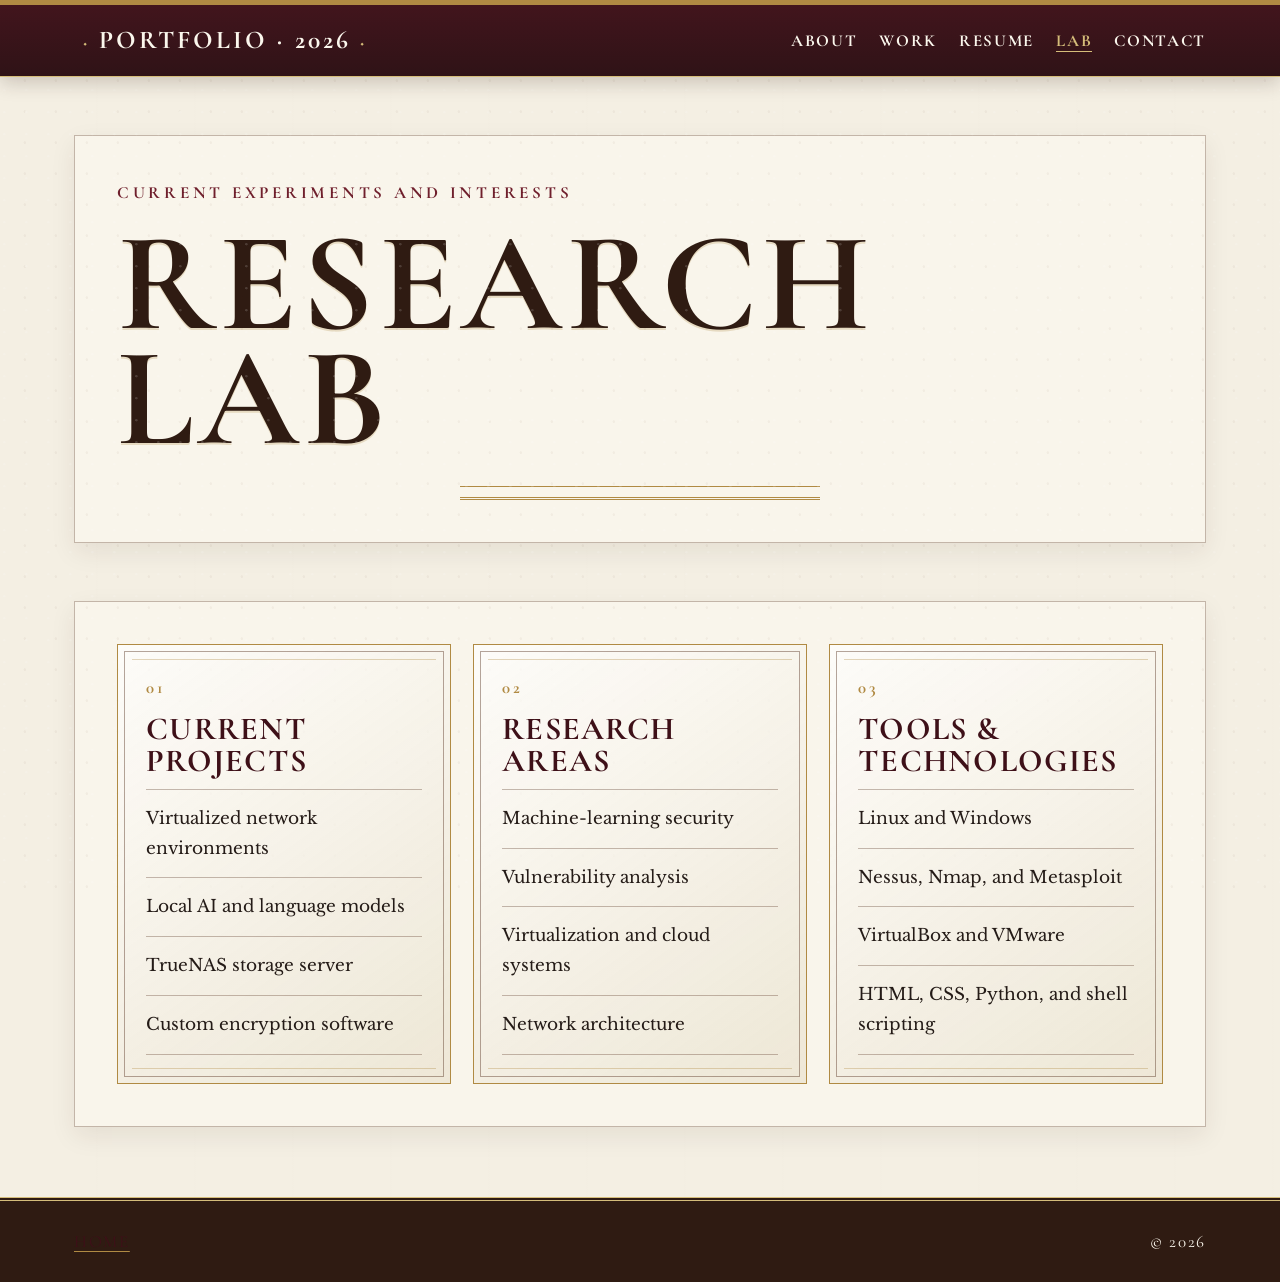
<file: lab.html>
<!doctype html>
<html lang="en" class="no-js">
<head>
  <script>document.documentElement.classList.replace('no-js', 'js');</script>
  <meta charset="utf-8">
  <meta name="viewport" content="width=device-width, initial-scale=1">
  <!-- EDIT HERE: Browser-tab title. -->
  <title>Portfolio — Research Lab</title>
  <link rel="stylesheet" href="style.css">
</head>
<body>
<a class="skip-link" href="#main">Skip to content</a>

<header class="site-header">
  <div class="header-inner">
    <a class="site-title" href="index.html">Portfolio · 2026</a>
    <button class="menu-toggle" type="button" aria-expanded="false" aria-controls="site-navigation">
      <span class="menu-toggle-text">Menu</span>
      <span class="menu-toggle-icon" aria-hidden="true"></span>
    </button>
    <nav class="site-nav" id="site-navigation" aria-label="Main navigation">
      <ul>
        <li><a href="about.html">About</a></li>
        <li><a href="portfolio.html">Work</a></li>
        <li><a href="resume.html">Resume</a></li>
        <li><a href="lab.html">Lab</a></li>
        <li><a href="contact.html">Contact</a></li>
      </ul>
    </nav>
  </div>
</header>

<main id="main" class="page">
  <!-- PAGE TITLE -->
  <section class="section">
    <p class="kicker">Current experiments and interests</p>
    <h1 class="page-title">Research Lab</h1>
  </section>

  <!-- =========================
       LAB CATEGORIES
       Add list items with <li>...</li> or copy a whole block.
  ========================= -->
  <section class="section">
    <div class="grid-3">
      <!-- CURRENT PROJECTS -->
      <article class="block">
        <span class="block-number">01</span>
        <h2>Current Projects</h2>
        <ul class="list-plain">
          <li>Virtualized network environments</li>
          <li>Local AI and language models</li>
          <li>TrueNAS storage server</li>
          <li>Custom encryption software</li>
          <!-- ADD ANOTHER CURRENT PROJECT HERE. -->
          <!-- <li>New project</li> -->
        </ul>
      </article>

      <!-- RESEARCH AREAS -->
      <article class="block">
        <span class="block-number">02</span>
        <h2>Research Areas</h2>
        <ul class="list-plain">
          <li>Machine-learning security</li>
          <li>Vulnerability analysis</li>
          <li>Virtualization and cloud systems</li>
          <li>Network architecture</li>
          <!-- ADD ANOTHER RESEARCH AREA HERE. -->
        </ul>
      </article>

      <!-- TOOLS AND TECHNOLOGIES -->
      <article class="block">
        <span class="block-number">03</span>
        <h2>Tools &amp; Technologies</h2>
        <ul class="list-plain">
          <li>Linux and Windows</li>
          <li>Nessus, Nmap, and Metasploit</li>
          <li>VirtualBox and VMware</li>
          <li>HTML, CSS, Python, and shell scripting</li>
          <!-- ADD ANOTHER TOOL HERE. -->
        </ul>
      </article>

      <!-- ADD A NEW LAB CATEGORY:
      <article class="block">
        <span class="block-number">04</span>
        <h2>New Category</h2>
        <ul class="list-plain">
          <li>First item</li>
          <li>Second item</li>
        </ul>
      </article>
      -->
    </div>
  </section>
</main>

<button class="back-to-top" type="button" aria-label="Back to top">↑</button>

<footer class="site-footer">
  <div class="footer-inner">
    <a href="index.html">Home</a>
    <span>© <span data-year></span></span>
  </div>
</footer>
<script src="js/script.js"></script>
</body>
</html>
</file>
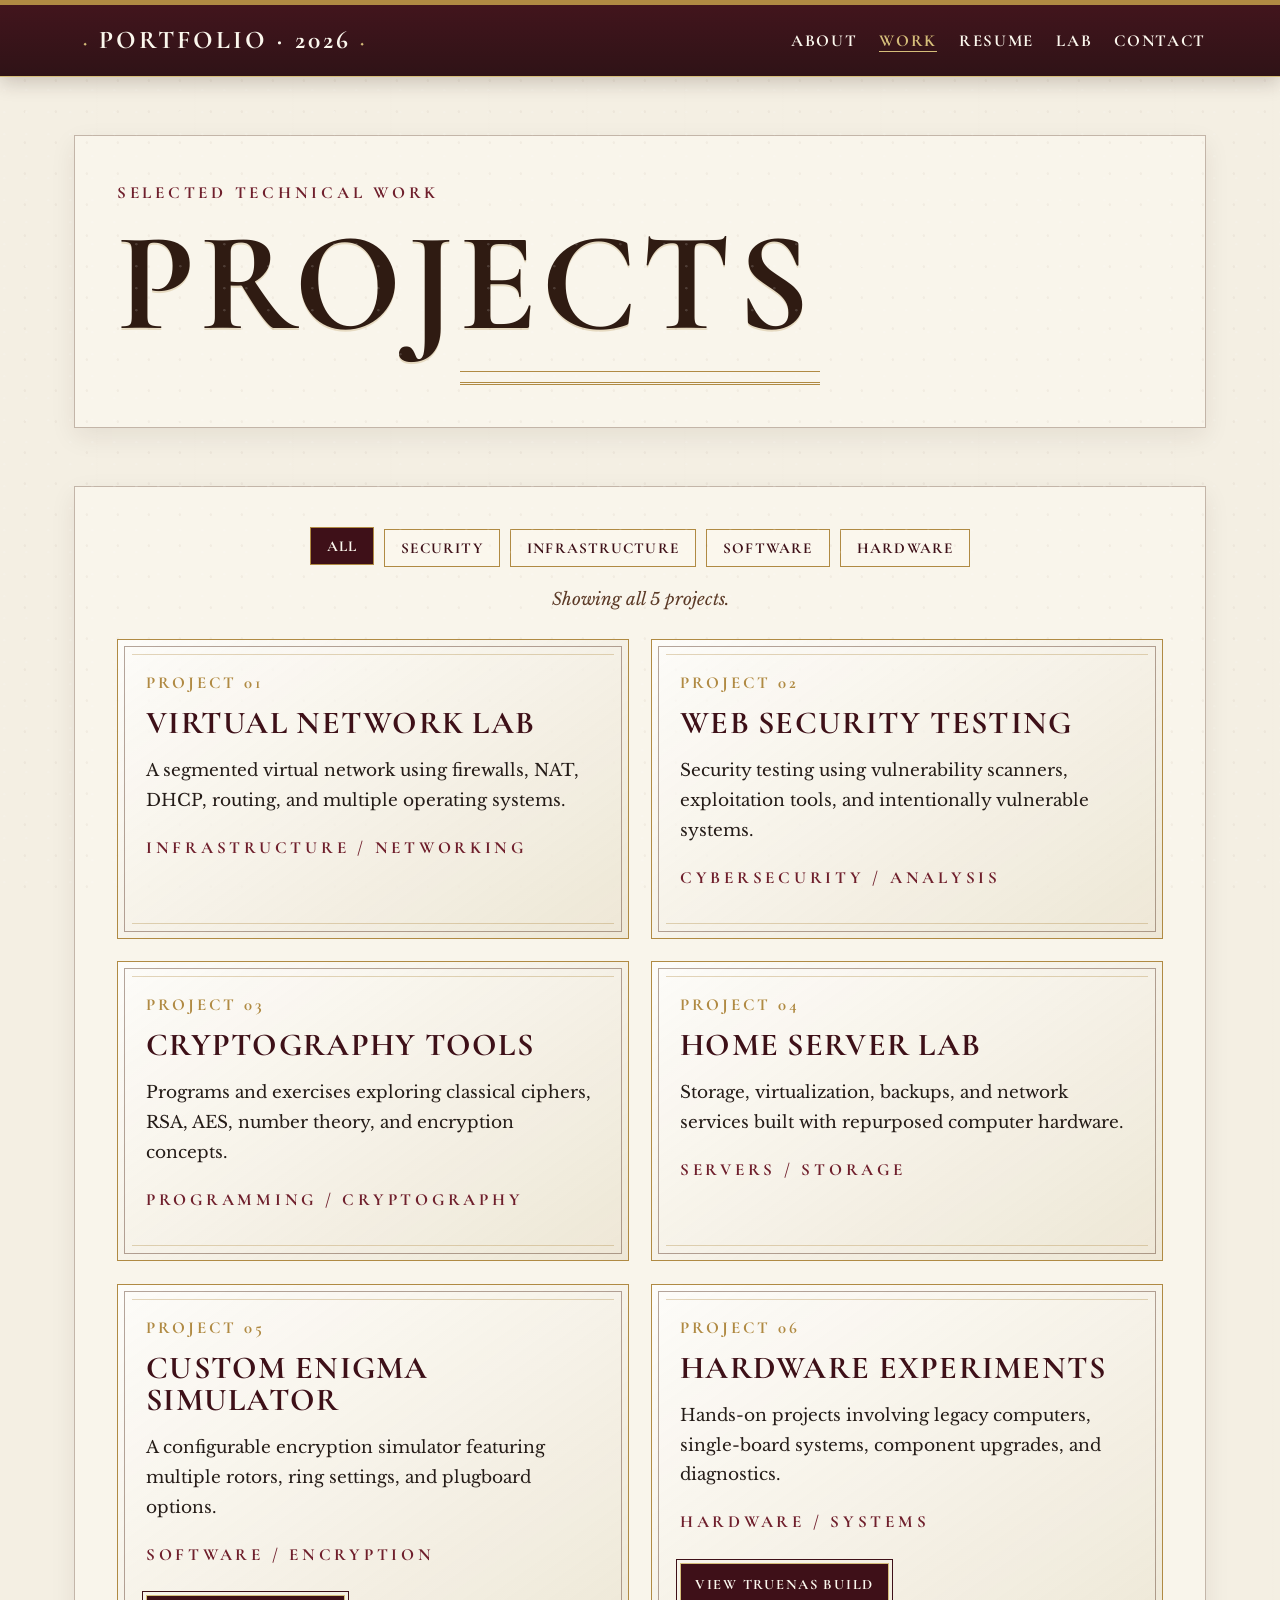
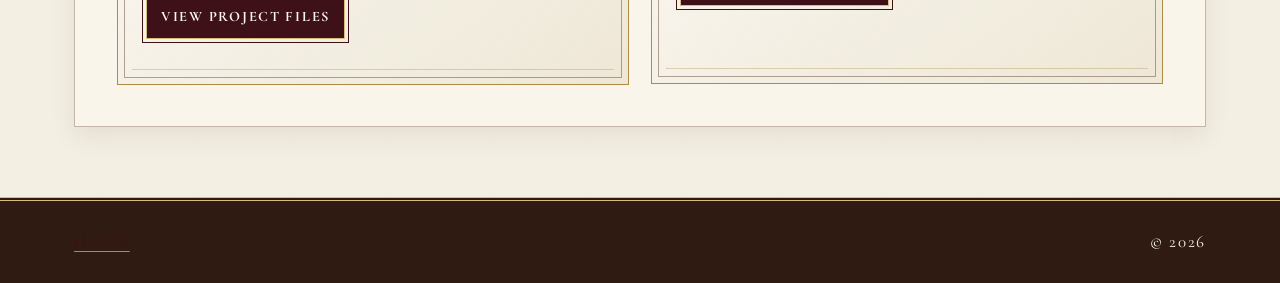
<file: portfolio.html>
<!doctype html>
<html lang="en" class="no-js">
<head>
  <script>document.documentElement.classList.replace('no-js', 'js');</script>
  <meta charset="utf-8">
  <meta name="viewport" content="width=device-width, initial-scale=1">
  <!-- EDIT HERE: Browser-tab title. -->
  <title>Portfolio — Projects</title>
  <link rel="stylesheet" href="style.css">
</head>
<body>
<a class="skip-link" href="#main">Skip to content</a>

<header class="site-header">
  <div class="header-inner">
    <a class="site-title" href="index.html">Portfolio · 2026</a>
    <button class="menu-toggle" type="button" aria-expanded="false" aria-controls="site-navigation">
      <span class="menu-toggle-text">Menu</span>
      <span class="menu-toggle-icon" aria-hidden="true"></span>
    </button>
    <nav class="site-nav" id="site-navigation" aria-label="Main navigation">
      <ul>
        <li><a href="about.html">About</a></li>
        <li><a href="portfolio.html">Work</a></li>
        <li><a href="resume.html">Resume</a></li>
        <li><a href="lab.html">Lab</a></li>
        <li><a href="contact.html">Contact</a></li>
      </ul>
    </nav>
  </div>
</header>

<main id="main" class="page">
  <!-- PAGE TITLE -->
  <section class="section">
    <p class="kicker">Selected technical work</p>
    <h1 class="page-title">Projects</h1>
  </section>

  <!-- =========================
       PROJECT GRID
       Copy one complete <article class="block project-card" data-category="infrastructure security networking">...</article> section
       and paste it inside .grid-2 to add a project.
  ========================= -->
  <section class="section">
    <!-- DYNAMIC PROJECT FILTERS:
         The data-filter values must match words used in data-category below. -->
    <div class="project-filters" aria-label="Filter projects">
      <button class="filter-button active" type="button" data-filter="all">All</button>
      <button class="filter-button" type="button" data-filter="security">Security</button>
      <button class="filter-button" type="button" data-filter="infrastructure">Infrastructure</button>
      <button class="filter-button" type="button" data-filter="software">Software</button>
      <button class="filter-button" type="button" data-filter="hardware">Hardware</button>
    </div>

    <p class="filter-status" aria-live="polite"></p>

    <div class="grid-2 project-grid">
      <!-- PROJECT 01 -->
      <article class="block project-card" data-category="security analysis">
        <span class="block-number">PROJECT 01</span>
        <h2>Virtual Network Lab</h2>
        <p>A segmented virtual network using firewalls, NAT, DHCP, routing, and multiple operating systems.</p>
        <p class="meta">Infrastructure / Networking</p>
      </article>

      <!-- PROJECT 02 -->
      <article class="block project-card" data-category="software security cryptography">
        <span class="block-number">PROJECT 02</span>
        <h2>Web Security Testing</h2>
        <p>Security testing using vulnerability scanners, exploitation tools, and intentionally vulnerable systems.</p>
        <p class="meta">Cybersecurity / Analysis</p>
      </article>

      <!-- PROJECT 03 -->
      <article class="block project-card" data-category="infrastructure servers storage">
        <span class="block-number">PROJECT 03</span>
        <h2>Cryptography Tools</h2>
        <p>Programs and exercises exploring classical ciphers, RSA, AES, number theory, and encryption concepts.</p>
        <p class="meta">Programming / Cryptography</p>
      </article>

      <!-- PROJECT 04 -->
      <article class="block project-card" data-category="software security encryption">
        <span class="block-number">PROJECT 04</span>
        <h2>Home Server Lab</h2>
        <p>Storage, virtualization, backups, and network services built with repurposed computer hardware.</p>
        <p class="meta">Servers / Storage</p>
      </article>

      <!-- PROJECT 05 -->
      <article class="block project-card" data-category="hardware systems">
        <span class="block-number">PROJECT 05</span>
        <h2>Custom Enigma Simulator</h2>
        <p>A configurable encryption simulator featuring multiple rotors, ring settings, and plugboard options.</p>
        <p class="meta">Software / Encryption</p>
        <p><a class="button project-link" href="enigma.html">View project files</a></p>
      </article>

      <!-- PROJECT 06 -->
      <article class="block">
        <span class="block-number">PROJECT 06</span>
        <h2>Hardware Experiments</h2>
        <p>Hands-on projects involving legacy computers, single-board systems, component upgrades, and diagnostics.</p>
        <p class="meta">Hardware / Systems</p>
        <p><a class="button project-link" href="truenas.html">View TrueNAS build</a></p>
      </article>

      <!-- ADD A NEW PROJECT:
      <article class="block project-card" data-category="software">
        <span class="block-number">PROJECT 07</span>
        <h2>Project Name</h2>
        <p>Describe what you built, what problem it solves, and which tools you used.</p>
        <p class="meta">Category / Technology</p>
      </article>
      -->
    </div>
  </section>
</main>

<button class="back-to-top" type="button" aria-label="Back to top">↑</button>

<footer class="site-footer">
  <div class="footer-inner">
    <a href="index.html">Home</a>
    <span>© <span data-year></span></span>
  </div>
</footer>
<script src="js/script.js"></script>
</body>
</html>
</file>
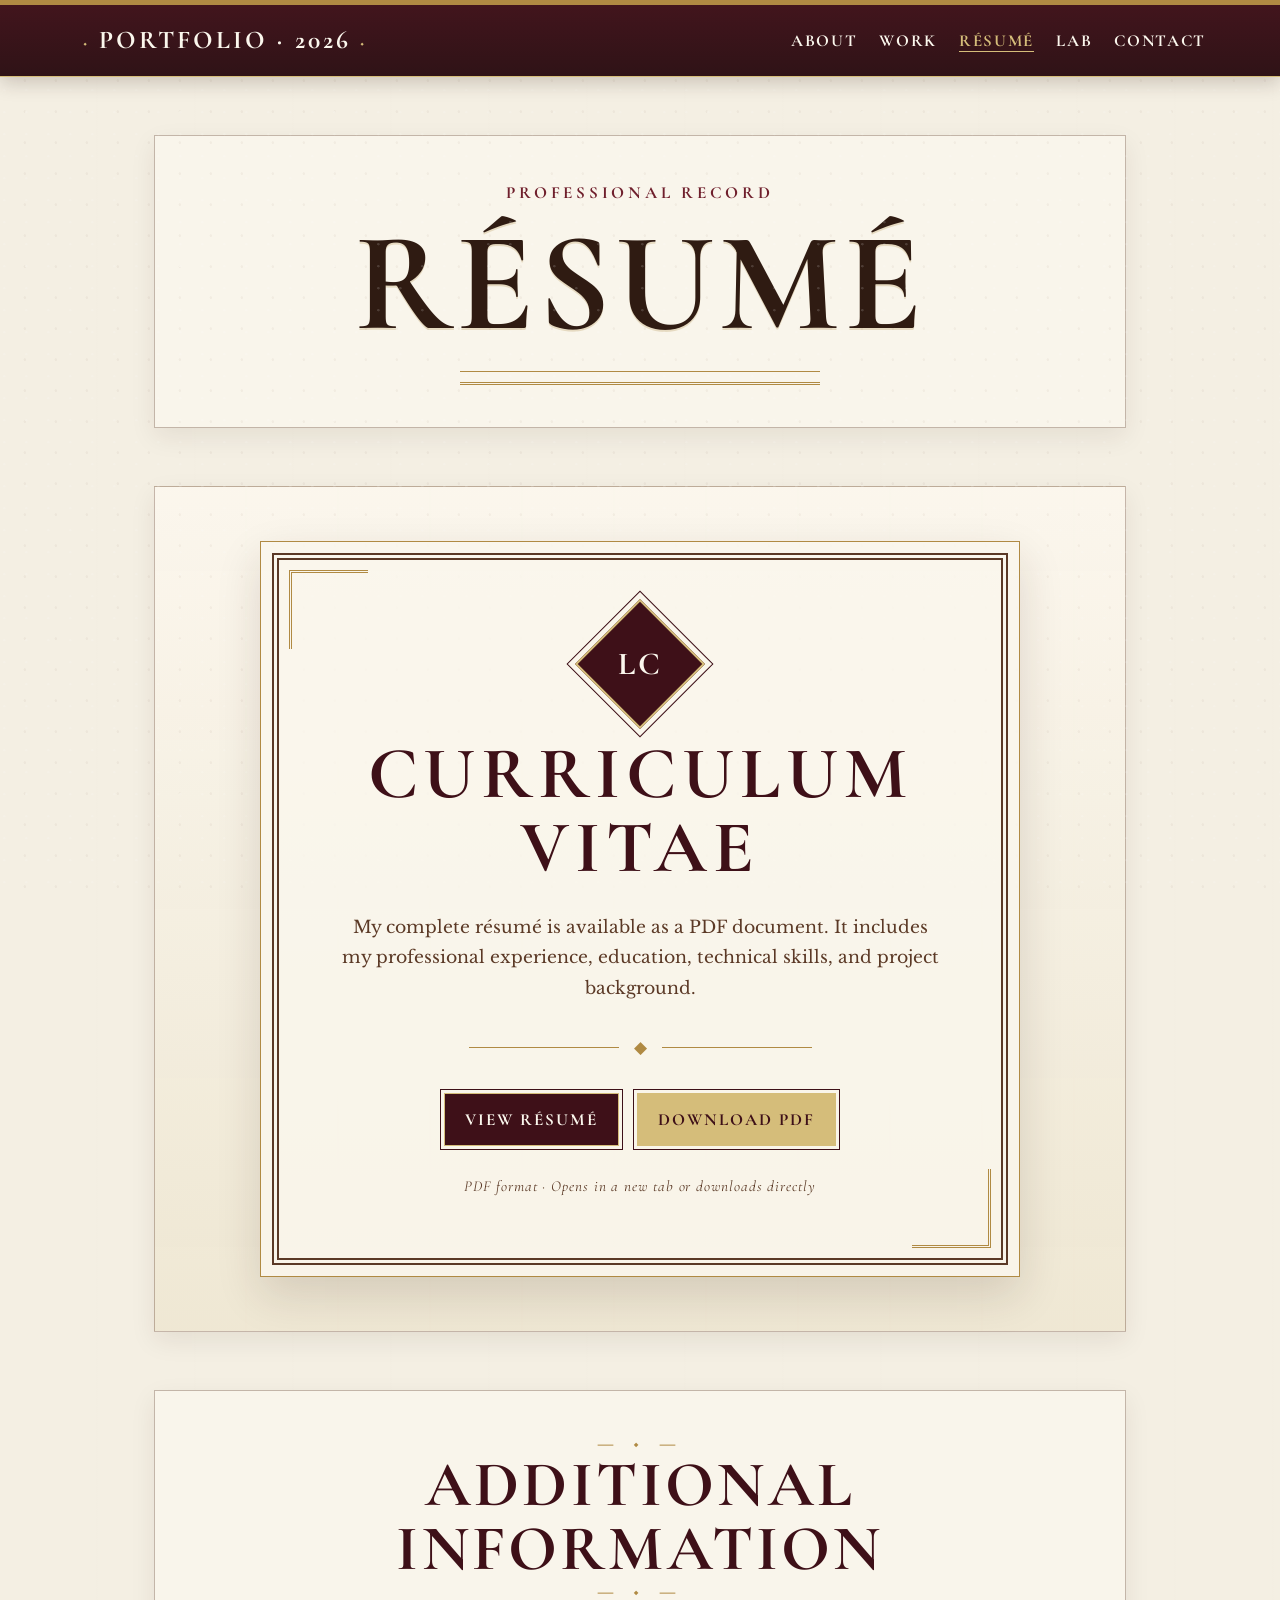
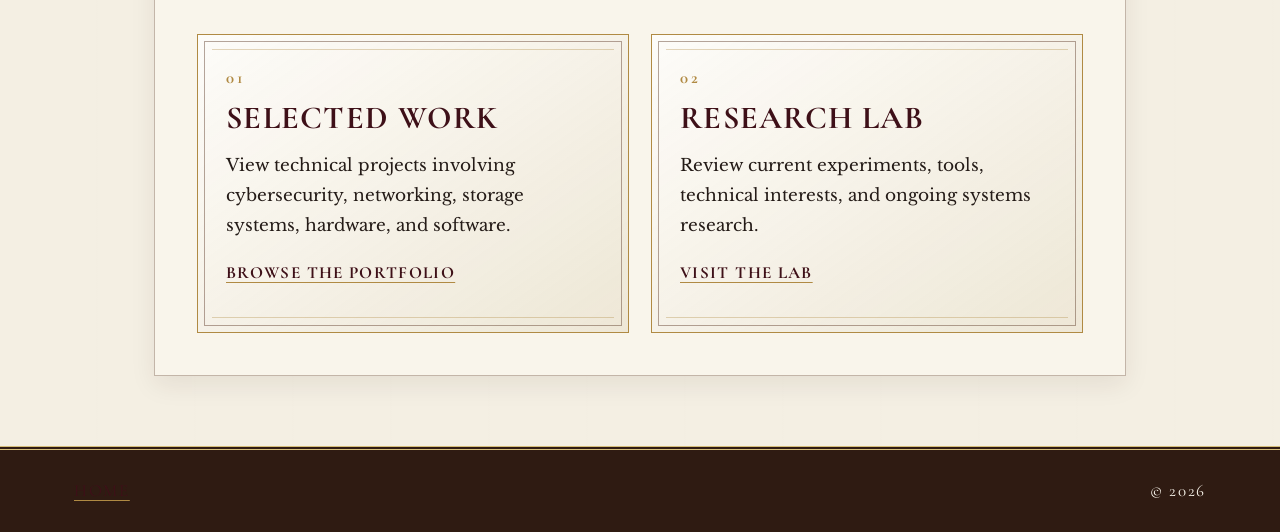
<file: resume.html>
<!doctype html>
<html lang="en" class="no-js">
<head>
  <script>document.documentElement.classList.replace('no-js', 'js');</script>
  <meta charset="utf-8">
  <meta name="viewport" content="width=device-width, initial-scale=1">

  <!-- EDIT HERE: Browser-tab title. -->
  <title>Portfolio — Résumé</title>

  <link rel="stylesheet" href="style.css">
</head>
<body>
<a class="skip-link" href="#main">Skip to content</a>

<header class="site-header">
  <div class="header-inner">
    <a class="site-title" href="index.html">Portfolio · 2026</a>

    <button class="menu-toggle" type="button"
            aria-expanded="false"
            aria-controls="site-navigation">
      <span class="menu-toggle-text">Menu</span>
      <span class="menu-toggle-icon" aria-hidden="true"></span>
    </button>

    <nav class="site-nav" id="site-navigation" aria-label="Main navigation">
      <ul>
        <li><a href="about.html">About</a></li>
        <li><a href="portfolio.html">Work</a></li>
        <li><a href="resume.html">Résumé</a></li>
        <li><a href="lab.html">Lab</a></li>
        <li><a href="contact.html">Contact</a></li>
      </ul>
    </nav>
  </div>
</header>

<main id="main" class="page resume-download-page">

  <!-- AQUitania-STYLE PAGE HEADING -->
  <section class="section resume-title-panel">
    <!-- EDIT HERE: Small heading above the title. -->
    <p class="kicker">Professional Record</p>

    <!-- EDIT HERE: Main page title. -->
    <h1 class="page-title">Résumé</h1>
  </section>

  <!-- DOWNLOAD PANEL -->
  <section class="section resume-document-panel">

    <div class="resume-document-frame">

      <div class="resume-crest" aria-hidden="true">
        <span>LC</span>
      </div>

      <!-- EDIT HERE: Change this heading if needed. -->
      <h2>Curriculum Vitae</h2>

      <!-- EDIT HERE: Short message shown above the buttons. -->
      <p class="resume-introduction">
        My complete résumé is available as a PDF document.
        It includes my professional experience, education,
        technical skills, and project background.
      </p>

      <div class="resume-divider" aria-hidden="true">
        <span>◆</span>
      </div>

      <div class="resume-document-actions">

        <!--
          IMPORTANT:
          Put your PDF inside the assets folder and name it resume.pdf.

          Correct path:
          assets/resume.pdf
        -->

        <!-- Opens the PDF in a new browser tab. -->
        <a class="button"
           href="assets/resume.pdf"
           target="_blank"
           rel="noopener">
          View Résumé
        </a>

        <!-- Downloads the PDF directly. -->
        <a class="button resume-download-button"
           href="assets/resume.pdf"
           download="Lawrence-Cianfoni-Resume.pdf">
          Download PDF
        </a>

      </div>

      <!-- EDIT HERE: Optional note under the buttons. -->
      <p class="resume-document-note">
        PDF format · Opens in a new tab or downloads directly
      </p>

    </div>
  </section>

  <!-- OPTIONAL WEBSITE LINKS -->
  <section class="section">
    <h2 class="section-heading">Additional Information</h2>

    <div class="grid-2">
      <article class="block">
        <span class="block-number">01</span>
        <h3>Selected Work</h3>
        <p>
          View technical projects involving cybersecurity,
          networking, storage systems, hardware, and software.
        </p>
        <p>
          <a class="text-link" href="portfolio.html">
            Browse the portfolio
          </a>
        </p>
      </article>

      <article class="block">
        <span class="block-number">02</span>
        <h3>Research Lab</h3>
        <p>
          Review current experiments, tools, technical interests,
          and ongoing systems research.
        </p>
        <p>
          <a class="text-link" href="lab.html">
            Visit the lab
          </a>
        </p>
      </article>
    </div>
  </section>

</main>

<button class="back-to-top" type="button" aria-label="Back to top">↑</button>

<footer class="site-footer">
  <div class="footer-inner">
    <a href="index.html">Home</a>
    <span>© <span data-year></span></span>
  </div>
</footer>

<script src="js/script.js"></script>
</body>
</html>
</file>
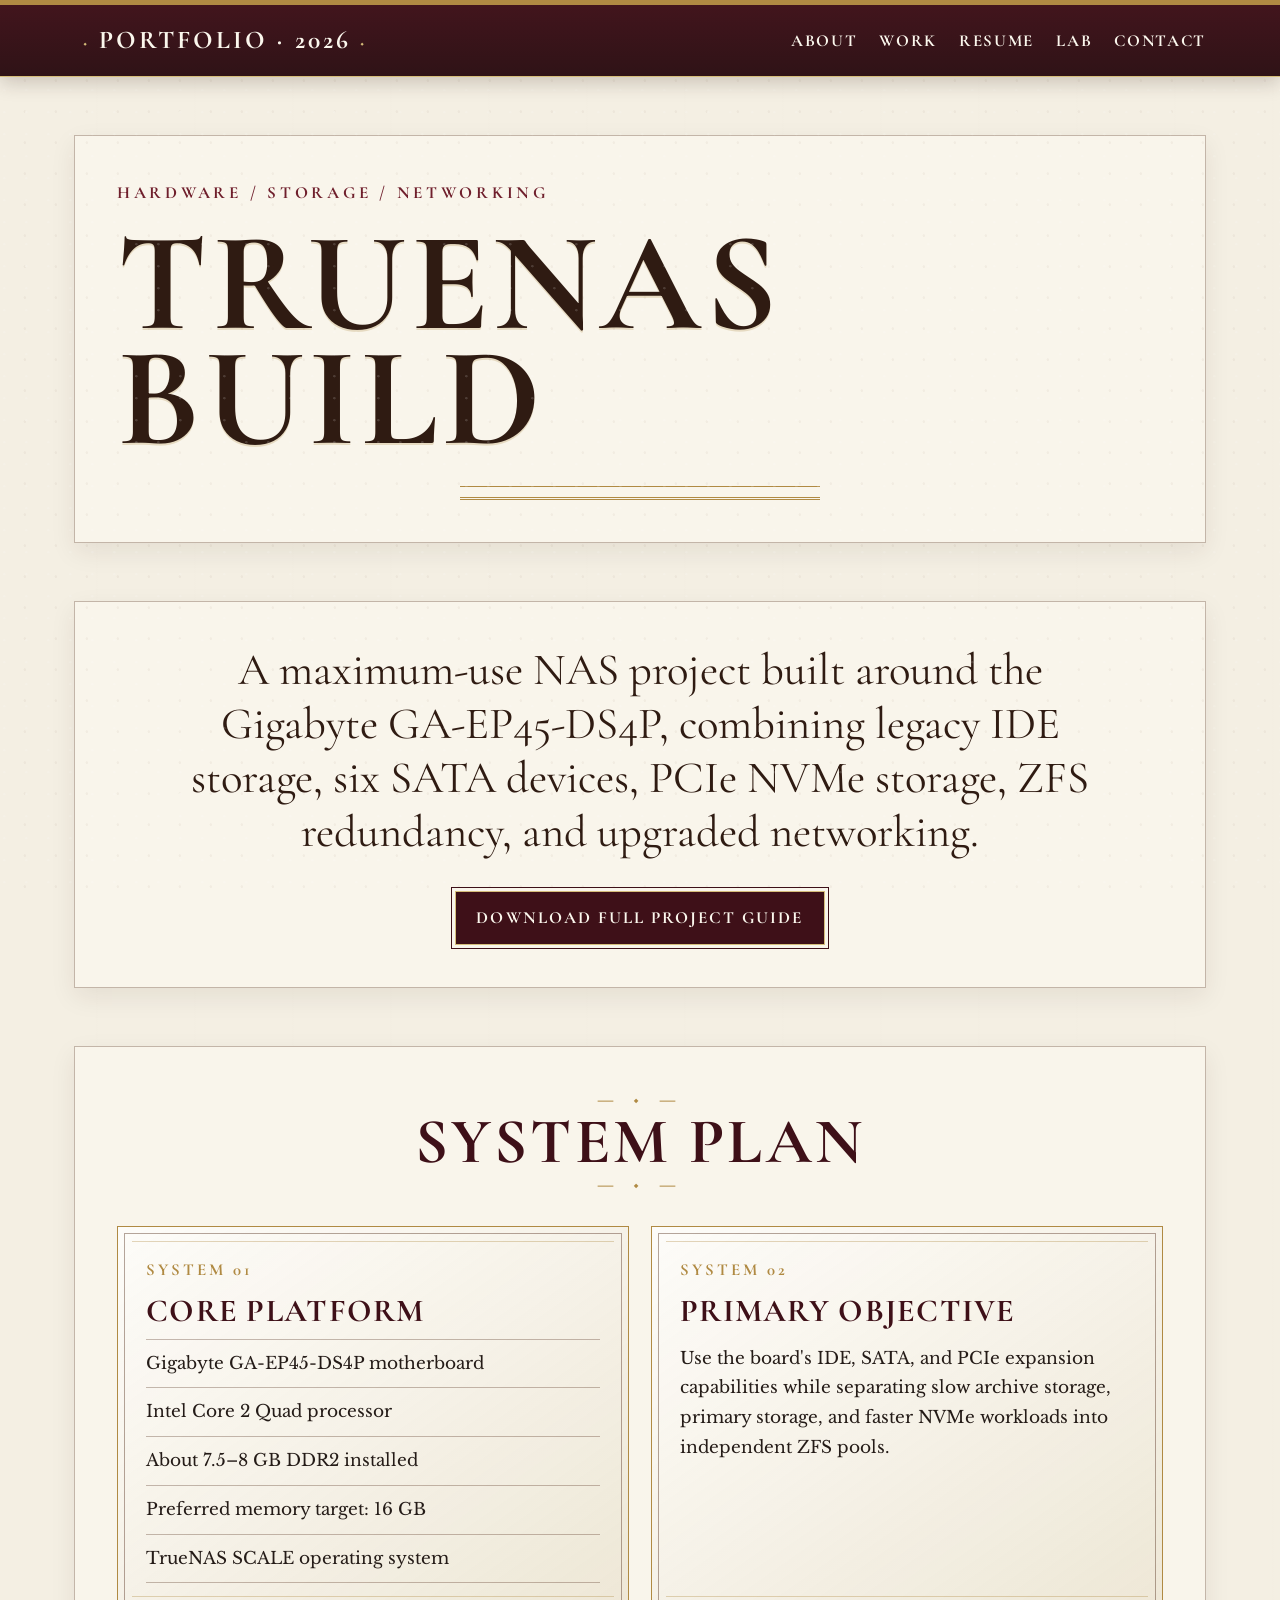
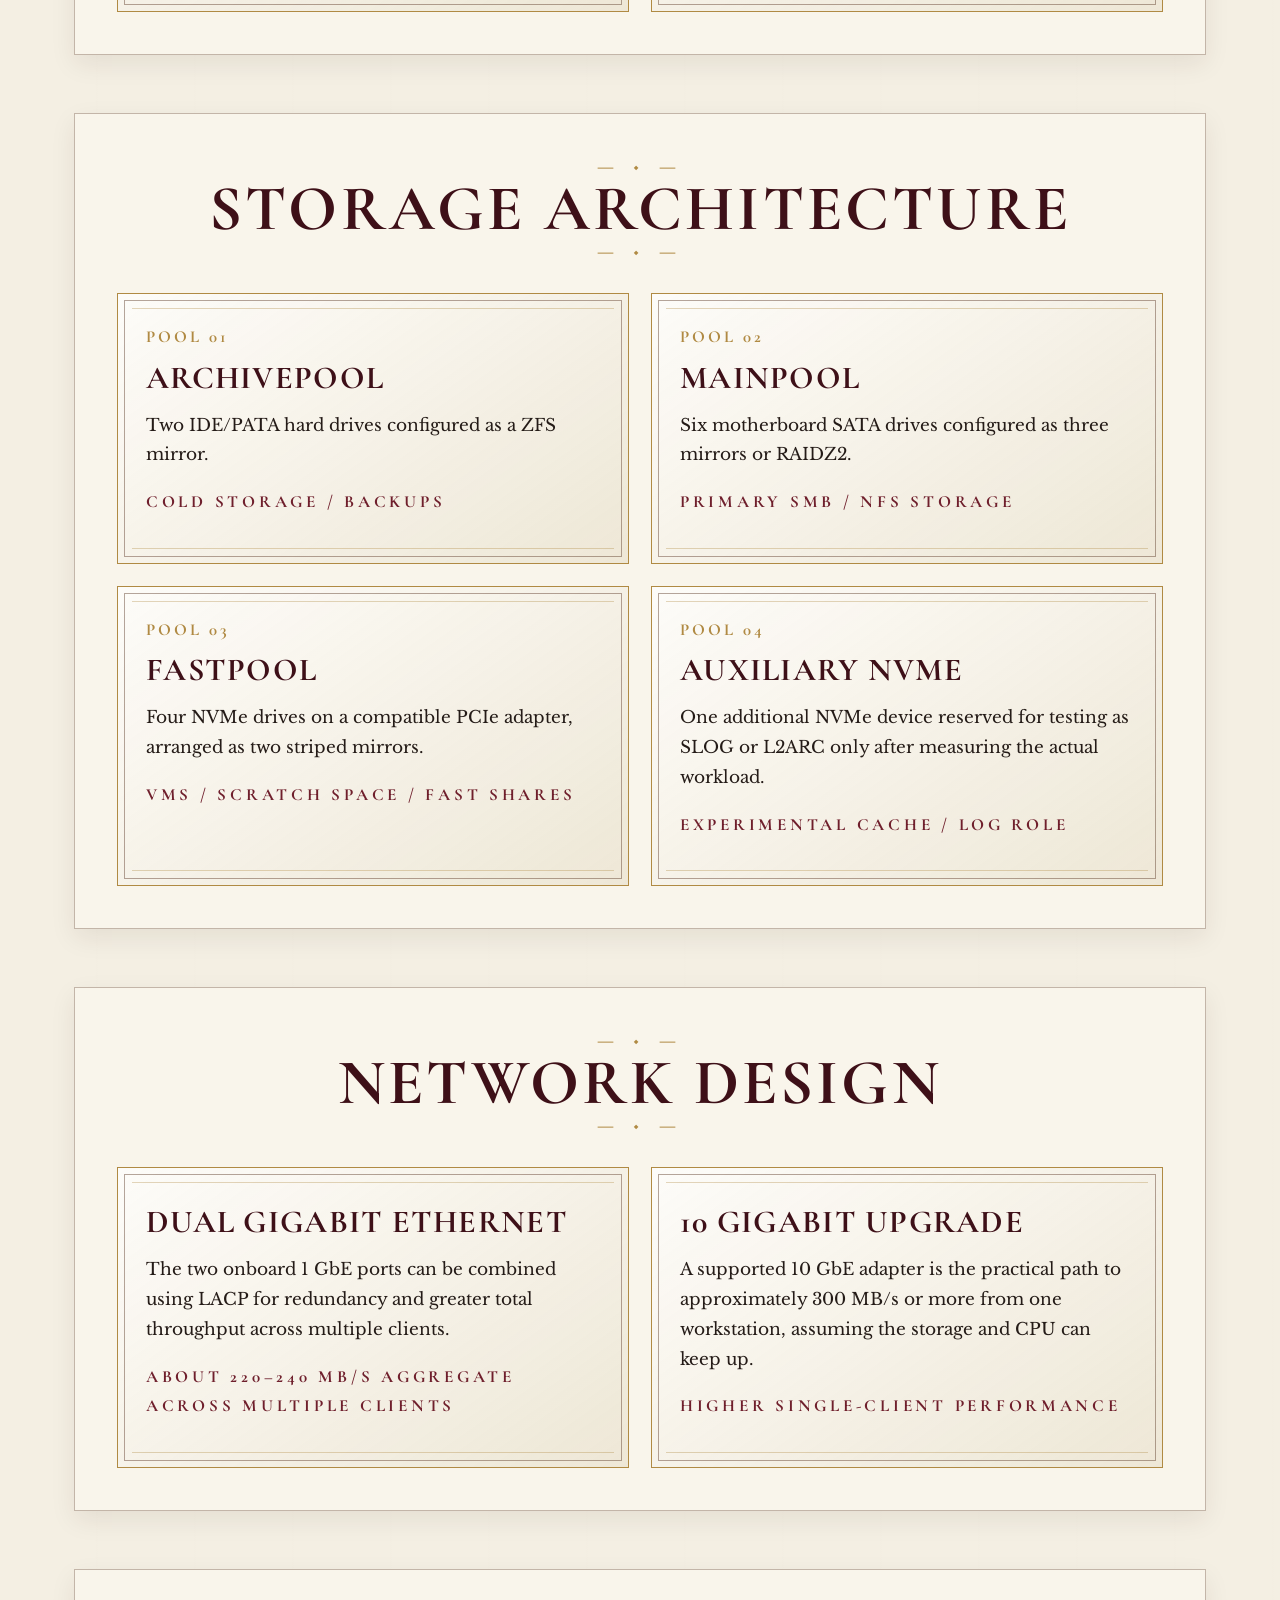
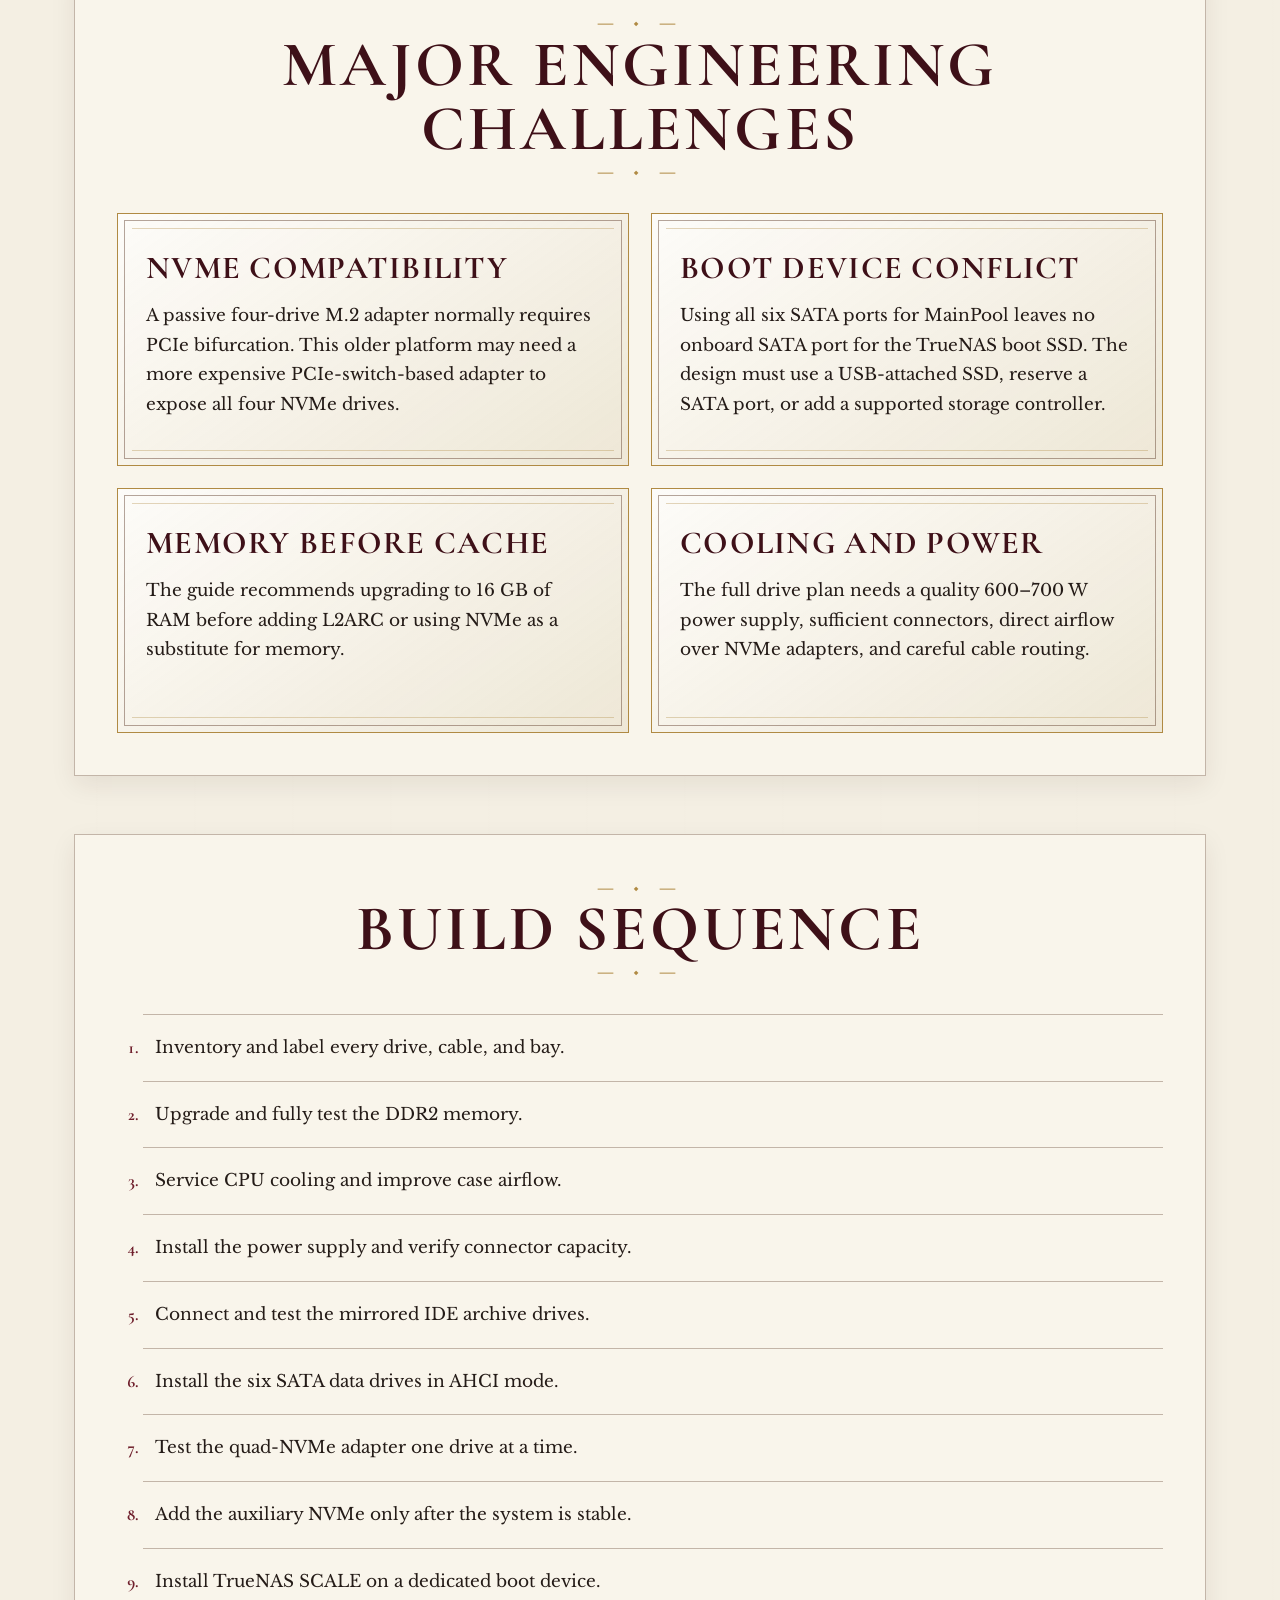
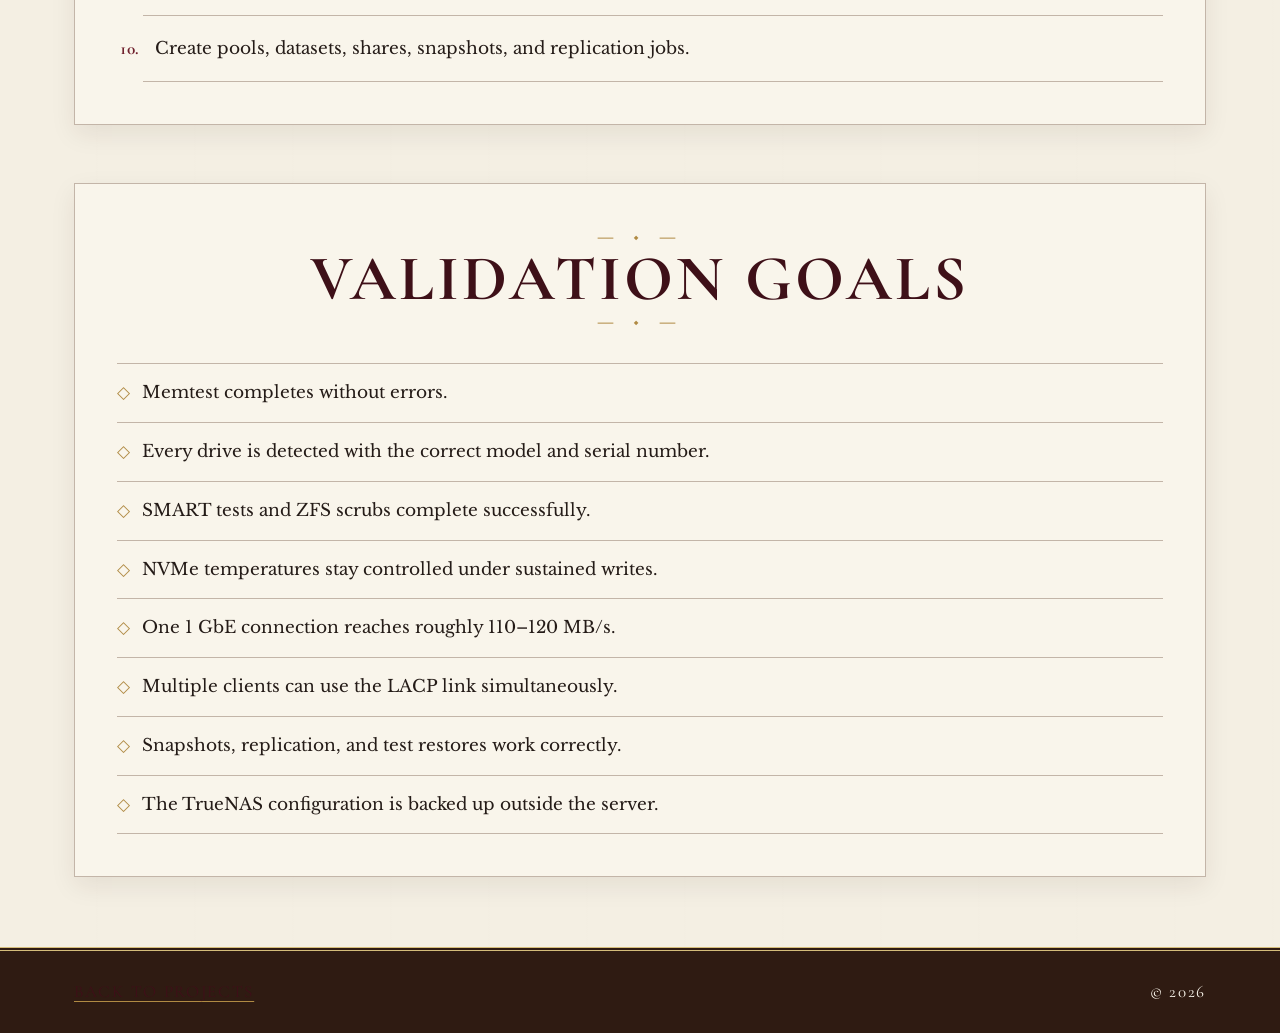
<file: truenas.html>
<!doctype html>
<html lang="en" class="no-js">
<head>
  <script>document.documentElement.classList.replace('no-js', 'js');</script>
  <meta charset="utf-8">
  <meta name="viewport" content="width=device-width, initial-scale=1">
  <meta name="description" content="GA-EP45-DS4P TrueNAS server project using IDE, SATA, NVMe, ZFS, and upgraded networking.">
  <title>Portfolio — TrueNAS Hardware Project</title>
  <link rel="stylesheet" href="style.css">
</head>
<body>
<a class="skip-link" href="#main">Skip to content</a>

<header class="site-header">
  <div class="header-inner">
    <a class="site-title" href="index.html">Portfolio · 2026</a>
    <button class="menu-toggle" type="button" aria-expanded="false" aria-controls="site-navigation">
      <span class="menu-toggle-text">Menu</span>
      <span class="menu-toggle-icon" aria-hidden="true"></span>
    </button>
    <nav class="site-nav" id="site-navigation" aria-label="Main navigation">
      <ul>
        <li><a href="about.html">About</a></li>
        <li><a href="portfolio.html">Work</a></li>
        <li><a href="resume.html">Resume</a></li>
        <li><a href="lab.html">Lab</a></li>
        <li><a href="contact.html">Contact</a></li>
      </ul>
    </nav>
  </div>
</header>

<main id="main" class="page">
  <section class="section">
    <p class="kicker">Hardware / Storage / Networking</p>
    <h1 class="page-title">TrueNAS Build</h1>
  </section>

  <section class="section">
    <p class="statement">
      A maximum-use NAS project built around the Gigabyte GA-EP45-DS4P,
      combining legacy IDE storage, six SATA devices, PCIe NVMe storage,
      ZFS redundancy, and upgraded networking.
    </p>

    <div class="document-actions">
      <a class="button" href="projects/hardware/truenas-ga-ep45-ds4p-project-guide.docx" download>
        Download full project guide
      </a>
    </div>
  </section>

  <section class="section">
    <h2 class="section-heading">System plan</h2>
    <div class="grid-2">
      <article class="block">
        <span class="block-number">SYSTEM 01</span>
        <h2>Core Platform</h2>
        <ul class="list-plain compact-list">
          <li>Gigabyte GA-EP45-DS4P motherboard</li>
          <li>Intel Core 2 Quad processor</li>
          <li>About 7.5–8 GB DDR2 installed</li>
          <li>Preferred memory target: 16 GB</li>
          <li>TrueNAS SCALE operating system</li>
        </ul>
      </article>

      <article class="block">
        <span class="block-number">SYSTEM 02</span>
        <h2>Primary Objective</h2>
        <p>
          Use the board's IDE, SATA, and PCIe expansion capabilities while
          separating slow archive storage, primary storage, and faster NVMe
          workloads into independent ZFS pools.
        </p>
      </article>
    </div>
  </section>

  <section class="section">
    <h2 class="section-heading">Storage architecture</h2>
    <div class="grid-2">
      <article class="block">
        <span class="block-number">POOL 01</span>
        <h2>ArchivePool</h2>
        <p>Two IDE/PATA hard drives configured as a ZFS mirror.</p>
        <p class="meta">Cold storage / Backups</p>
      </article>

      <article class="block">
        <span class="block-number">POOL 02</span>
        <h2>MainPool</h2>
        <p>Six motherboard SATA drives configured as three mirrors or RAIDZ2.</p>
        <p class="meta">Primary SMB / NFS storage</p>
      </article>

      <article class="block">
        <span class="block-number">POOL 03</span>
        <h2>FastPool</h2>
        <p>Four NVMe drives on a compatible PCIe adapter, arranged as two striped mirrors.</p>
        <p class="meta">VMs / Scratch space / Fast shares</p>
      </article>

      <article class="block">
        <span class="block-number">POOL 04</span>
        <h2>Auxiliary NVMe</h2>
        <p>
          One additional NVMe device reserved for testing as SLOG or L2ARC only
          after measuring the actual workload.
        </p>
        <p class="meta">Experimental cache / Log role</p>
      </article>
    </div>
  </section>

  <section class="section">
    <h2 class="section-heading">Network design</h2>
    <div class="grid-2">
      <article class="block">
        <h2>Dual Gigabit Ethernet</h2>
        <p>
          The two onboard 1 GbE ports can be combined using LACP for redundancy
          and greater total throughput across multiple clients.
        </p>
        <p class="meta">About 220–240 MB/s aggregate across multiple clients</p>
      </article>

      <article class="block">
        <h2>10 Gigabit Upgrade</h2>
        <p>
          A supported 10 GbE adapter is the practical path to approximately
          300 MB/s or more from one workstation, assuming the storage and CPU
          can keep up.
        </p>
        <p class="meta">Higher single-client performance</p>
      </article>
    </div>
  </section>

  <section class="section">
    <h2 class="section-heading">Major engineering challenges</h2>
    <div class="grid-2">
      <article class="block">
        <h2>NVMe Compatibility</h2>
        <p>
          A passive four-drive M.2 adapter normally requires PCIe bifurcation.
          This older platform may need a more expensive PCIe-switch-based adapter
          to expose all four NVMe drives.
        </p>
      </article>

      <article class="block">
        <h2>Boot Device Conflict</h2>
        <p>
          Using all six SATA ports for MainPool leaves no onboard SATA port for
          the TrueNAS boot SSD. The design must use a USB-attached SSD, reserve a
          SATA port, or add a supported storage controller.
        </p>
      </article>

      <article class="block">
        <h2>Memory Before Cache</h2>
        <p>
          The guide recommends upgrading to 16 GB of RAM before adding L2ARC or
          using NVMe as a substitute for memory.
        </p>
      </article>

      <article class="block">
        <h2>Cooling and Power</h2>
        <p>
          The full drive plan needs a quality 600–700 W power supply, sufficient
          connectors, direct airflow over NVMe adapters, and careful cable routing.
        </p>
      </article>
    </div>
  </section>

  <section class="section">
    <h2 class="section-heading">Build sequence</h2>
    <ol class="numbered-process">
      <li>Inventory and label every drive, cable, and bay.</li>
      <li>Upgrade and fully test the DDR2 memory.</li>
      <li>Service CPU cooling and improve case airflow.</li>
      <li>Install the power supply and verify connector capacity.</li>
      <li>Connect and test the mirrored IDE archive drives.</li>
      <li>Install the six SATA data drives in AHCI mode.</li>
      <li>Test the quad-NVMe adapter one drive at a time.</li>
      <li>Add the auxiliary NVMe only after the system is stable.</li>
      <li>Install TrueNAS SCALE on a dedicated boot device.</li>
      <li>Create pools, datasets, shares, snapshots, and replication jobs.</li>
    </ol>
  </section>

  <section class="section">
    <h2 class="section-heading">Validation goals</h2>
    <ul class="list-plain project-checklist">
      <li>Memtest completes without errors.</li>
      <li>Every drive is detected with the correct model and serial number.</li>
      <li>SMART tests and ZFS scrubs complete successfully.</li>
      <li>NVMe temperatures stay controlled under sustained writes.</li>
      <li>One 1 GbE connection reaches roughly 110–120 MB/s.</li>
      <li>Multiple clients can use the LACP link simultaneously.</li>
      <li>Snapshots, replication, and test restores work correctly.</li>
      <li>The TrueNAS configuration is backed up outside the server.</li>
    </ul>
  </section>
</main>

<button class="back-to-top" type="button" aria-label="Back to top">↑</button>

<footer class="site-footer">
  <div class="footer-inner">
    <a href="portfolio.html">Back to projects</a>
    <span>© <span data-year></span></span>
  </div>
</footer>

<script src="js/script.js"></script>
</body>
</html>
</file>
<file: style.css>
/* ================================================================
   AQUitania-INSPIRED PORTFOLIO — STYLE GUIDE

   Most content should be edited in the HTML files, not here.
   Use this file when you want to change colors, fonts, spacing,
   borders, or the overall appearance.

   QUICK COLOR EDITING:
   Change the values under :root below.
   Example: --wine controls the main red accent.
================================================================ */

@import url('https://fonts.googleapis.com/css2?family=Cormorant+Garamond:wght@500;600;700&family=Libre+Baskerville:wght@400;700&display=swap');

:root {
  --ivory: #f4efe3;
  --paper: #fbf7ed;
  --wine: #6f1f2c;
  --wine-dark: #3e1018;
  --caledon: #9aa89f;
  --oak: #5b3926;
  --oak-dark: #2f1b12;
  --gilt: #b08a43;
  --gilt-light: #d5bd7a;
  --ink: #241b17;
  --line: rgba(91, 57, 38, .34);
  --max: 1180px;
}

* { box-sizing: border-box; }

html { scroll-behavior: smooth; }

body {
  margin: 0;
  color: var(--ink);
  font-family: "Libre Baskerville", Georgia, serif;
  font-size: 17px;
  line-height: 1.75;
  background:
    linear-gradient(rgba(244,239,227,.94), rgba(244,239,227,.94)),
    repeating-linear-gradient(90deg, transparent 0 96px, rgba(91,57,38,.06) 96px 98px),
    var(--ivory);
}

body::before {
  content: "";
  position: fixed;
  inset: 0;
  pointer-events: none;
  opacity: .18;
  background-image:
    radial-gradient(circle at 20% 10%, rgba(255,255,255,.8) 0 1px, transparent 1.5px),
    radial-gradient(circle at 80% 60%, rgba(91,57,38,.25) 0 1px, transparent 1.5px);
  background-size: 22px 22px, 31px 31px;
}

a {
  color: var(--wine-dark);
  text-decoration-color: var(--gilt);
  text-underline-offset: 4px;
}

a:hover,
a:focus { color: var(--wine); }

.skip-link {
  position: absolute;
  left: -9999px;
  top: 0;
}

.skip-link:focus {
  left: 12px;
  top: 12px;
  z-index: 1000;
  padding: 10px 14px;
  background: var(--wine-dark);
  color: white;
}

.site-header {
  position: sticky;
  top: 0;
  z-index: 50;
  color: var(--paper);
  background:
    linear-gradient(180deg, rgba(62,16,24,.98), rgba(43,14,18,.98));
  border-top: 5px solid var(--gilt);
  border-bottom: 1px solid var(--gilt-light);
  box-shadow: 0 6px 18px rgba(47,27,18,.2);
}

.header-inner {
  max-width: var(--max);
  margin: 0 auto;
  padding: 13px 24px;
  display: grid;
  grid-template-columns: 1fr auto;
  gap: 24px;
  align-items: center;
}

.site-title {
  color: var(--paper);
  font-family: "Cormorant Garamond", Georgia, serif;
  font-size: 1.6rem;
  font-weight: 700;
  letter-spacing: .12em;
  text-transform: uppercase;
  text-decoration: none;
}

.site-title::before,
.site-title::after {
  content: "◆";
  margin: 0 .55rem;
  color: var(--gilt-light);
  font-size: .55em;
  vertical-align: middle;
}

.site-nav ul {
  display: flex;
  flex-wrap: wrap;
  gap: 8px 22px;
  margin: 0;
  padding: 0;
  list-style: none;
}

.site-nav a {
  color: var(--paper);
  font-family: "Cormorant Garamond", Georgia, serif;
  font-size: 1.05rem;
  font-weight: 700;
  letter-spacing: .1em;
  text-transform: uppercase;
  text-decoration: none;
  border-bottom: 1px solid transparent;
}

.site-nav a:hover,
.site-nav a:focus {
  color: var(--gilt-light);
  border-bottom-color: var(--gilt-light);
}

.page {
  max-width: var(--max);
  margin: 0 auto;
  padding: 0 24px 70px;
}

.hero {
  position: relative;
  min-height: 72vh;
  display: grid;
  align-content: center;
  justify-items: center;
  text-align: center;
  margin: 30px 0 0;
  padding: 90px 8vw;
  background:
    linear-gradient(rgba(251,247,237,.92), rgba(251,247,237,.96)),
    repeating-linear-gradient(90deg, transparent 0 118px, rgba(176,138,67,.2) 118px 120px);
  border: 1px solid var(--gilt);
  outline: 7px double var(--oak);
  outline-offset: -18px;
  box-shadow: 0 14px 35px rgba(47,27,18,.14);
}

.hero::before,
.hero::after {
  content: "";
  position: absolute;
  width: 90px;
  height: 90px;
  border-color: var(--gilt);
}

.hero::before {
  left: 29px;
  top: 29px;
  border-left: 3px double var(--gilt);
  border-top: 3px double var(--gilt);
}

.hero::after {
  right: 29px;
  bottom: 29px;
  border-right: 3px double var(--gilt);
  border-bottom: 3px double var(--gilt);
}

.kicker,
.meta {
  margin: 0 0 18px;
  color: var(--wine);
  font-family: "Cormorant Garamond", Georgia, serif;
  font-weight: 700;
  letter-spacing: .22em;
  text-transform: uppercase;
}

.hero h1,
.page-title {
  margin: 0;
  color: var(--oak-dark);
  font-family: "Cormorant Garamond", Georgia, serif;
  font-size: clamp(4.2rem, 11vw, 9rem);
  line-height: .82;
  letter-spacing: .03em;
  text-transform: uppercase;
  text-shadow: 0 2px 0 rgba(176,138,67,.25);
}

.hero h1::after,
.page-title::after {
  content: "";
  display: block;
  width: min(360px, 70vw);
  height: 10px;
  margin: 30px auto 0;
  border-top: 1px solid var(--gilt);
  border-bottom: 3px double var(--gilt);
}

.hero-copy {
  max-width: 760px;
  margin: 28px 0 0;
  color: var(--oak);
  font-size: clamp(1.05rem, 1.8vw, 1.35rem);
}

.actions {
  display: flex;
  flex-wrap: wrap;
  justify-content: center;
  gap: 14px;
  margin-top: 34px;
}

.button {
  display: inline-block;
  min-width: 150px;
  padding: 11px 20px;
  color: var(--paper);
  background: var(--wine-dark);
  border: 1px solid var(--gilt-light);
  outline: 1px solid var(--wine-dark);
  outline-offset: 3px;
  font-family: "Cormorant Garamond", Georgia, serif;
  font-weight: 700;
  letter-spacing: .12em;
  text-align: center;
  text-transform: uppercase;
  text-decoration: none;
}

.button:hover,
.button:focus {
  color: var(--wine-dark);
  background: var(--gilt-light);
}

.section {
  margin-top: 58px;
  padding: 42px;
  background: rgba(251,247,237,.82);
  border: 1px solid var(--line);
  box-shadow: 0 9px 24px rgba(47,27,18,.08);
}

.section-heading {
  margin: 0 0 32px;
  color: var(--wine-dark);
  font-family: "Cormorant Garamond", Georgia, serif;
  font-size: clamp(2.6rem, 5vw, 4.8rem);
  line-height: 1;
  letter-spacing: .05em;
  text-align: center;
  text-transform: uppercase;
}

.section-heading::before,
.section-heading::after {
  content: "— ◆ —";
  display: block;
  color: var(--gilt);
  font-size: .32em;
  letter-spacing: .35em;
}

.grid-2,
.grid-3 {
  display: grid;
  gap: 22px;
}

.grid-2 { grid-template-columns: repeat(2, 1fr); }
.grid-3 { grid-template-columns: repeat(3, 1fr); }

.block {
  position: relative;
  min-height: 245px;
  padding: 28px;
  background: linear-gradient(145deg, rgba(255,255,255,.68), rgba(236,229,211,.88));
  border: 1px solid var(--gilt);
  outline: 1px solid rgba(91,57,38,.45);
  outline-offset: -8px;
}

.block::before {
  content: "";
  position: absolute;
  inset: 14px;
  pointer-events: none;
  border-top: 1px solid rgba(176,138,67,.35);
  border-bottom: 1px solid rgba(176,138,67,.35);
}

.block h2,
.block h3 {
  position: relative;
  margin: 10px 0 12px;
  color: var(--wine-dark);
  font-family: "Cormorant Garamond", Georgia, serif;
  font-size: 2rem;
  line-height: 1;
  letter-spacing: .04em;
  text-transform: uppercase;
}

.block p,
.block ul { position: relative; }

.block-number {
  position: relative;
  display: block;
  color: var(--gilt);
  font-family: "Cormorant Garamond", Georgia, serif;
  font-size: 1.05rem;
  font-weight: 700;
  letter-spacing: .18em;
}

.statement {
  max-width: 900px;
  margin: 0 auto;
  color: var(--oak-dark);
  font-family: "Cormorant Garamond", Georgia, serif;
  font-size: clamp(1.8rem, 3.5vw, 3.2rem);
  line-height: 1.2;
  text-align: center;
}

.list-plain {
  margin: 0;
  padding: 0;
  list-style: none;
}

.list-plain li {
  padding: 14px 0;
  border-top: 1px solid var(--line);
}

.list-plain li:last-child { border-bottom: 1px solid var(--line); }

.resume-row {
  display: grid;
  grid-template-columns: 220px 1fr;
  gap: 30px;
  padding: 28px 0;
  border-top: 1px solid var(--gilt);
}

.resume-row:last-child { border-bottom: 1px solid var(--gilt); }
.resume-row h3 {
  margin: 0;
  color: var(--wine-dark);
  font-family: "Cormorant Garamond", Georgia, serif;
  font-size: 1.7rem;
  text-transform: uppercase;
}
.resume-row p { margin-top: 0; }

.site-footer {
  color: var(--paper);
  background: var(--oak-dark);
  border-top: 4px double var(--gilt-light);
}

.footer-inner {
  max-width: var(--max);
  margin: 0 auto;
  padding: 26px 24px;
  display: flex;
  flex-wrap: wrap;
  justify-content: space-between;
  gap: 16px;
  font-family: "Cormorant Garamond", Georgia, serif;
  letter-spacing: .1em;
  text-transform: uppercase;
}

.not-found {
  min-height: 70vh;
  display: grid;
  align-content: center;
  text-align: center;
}

.not-found .page-title { font-size: clamp(7rem, 22vw, 15rem); }

@media (max-width: 850px) {
  .header-inner { grid-template-columns: 1fr; text-align: center; }
  .site-nav ul { justify-content: center; }
  .grid-2,
  .grid-3 { grid-template-columns: 1fr; }
  .resume-row { grid-template-columns: 1fr; gap: 8px; }
  .hero { min-height: auto; padding: 72px 34px; }
  .section { padding: 32px 22px; }
}

@media (max-width: 540px) {
  body { font-size: 16px; }
  .page { padding-inline: 14px; }
  .site-title::before,
  .site-title::after { display: none; }
  .site-nav ul { gap: 6px 14px; }
  .hero { margin-top: 18px; outline-offset: -12px; }
  .hero::before,
  .hero::after { width: 55px; height: 55px; }
  .hero::before { left: 20px; top: 20px; }
  .hero::after { right: 20px; bottom: 20px; }
  .block { min-height: auto; }
}

/* Additional content components */
.site-nav a[aria-current="page"] {
  color: var(--gilt-light);
  border-bottom-color: var(--gilt-light);
}

.about-layout {
  display: grid;
  grid-template-columns: minmax(230px, .75fr) 1.5fr;
  gap: 42px;
  align-items: center;
}

.portrait-panel {
  min-height: 390px;
  display: grid;
  place-items: center;
  color: var(--wine-dark);
  background:
    linear-gradient(rgba(251,247,237,.72), rgba(236,229,211,.82)),
    repeating-linear-gradient(90deg, transparent 0 64px, rgba(176,138,67,.16) 64px 66px);
  border: 1px solid var(--gilt);
  outline: 6px double var(--oak);
  outline-offset: -17px;
}

.portrait-panel span {
  font-family: "Cormorant Garamond", Georgia, serif;
  font-size: clamp(5rem, 10vw, 8rem);
  font-weight: 700;
  letter-spacing: .08em;
}

.left-heading { text-align: left; }
.left-heading::before,
.left-heading::after { display: none; }

.skill-list { max-width: 900px; margin: 0 auto; }
.skill { margin: 24px 0; }
.skill-label {
  display: flex;
  justify-content: space-between;
  gap: 20px;
  margin-bottom: 8px;
  color: var(--wine-dark);
  font-family: "Cormorant Garamond", Georgia, serif;
  font-size: 1.2rem;
  font-weight: 700;
  letter-spacing: .08em;
  text-transform: uppercase;
}
.skill-track {
  height: 13px;
  padding: 2px;
  border: 1px solid var(--gilt);
  background: rgba(91,57,38,.08);
}
.skill-fill {
  height: 100%;
  background: linear-gradient(90deg, var(--wine-dark), var(--wine), var(--gilt));
}

.project-grid .block { min-height: 280px; }
.project-block .block-number { color: var(--wine); }
.compact-list li { padding: 9px 0; }

@media (max-width: 850px) {
  .about-layout { grid-template-columns: 1fr; }
  .portrait-panel { min-height: 300px; }
  .left-heading { text-align: center; }
  .left-heading::before,
  .left-heading::after { display: block; }
}


/* ================================================================
   DYNAMIC INTERACTION LAYER
================================================================ */

/* Reading progress */
.reading-progress {
  position: fixed;
  inset: 0 auto auto 0;
  z-index: 200;
  width: 0;
  height: 4px;
  background: linear-gradient(90deg, var(--gilt-light), var(--wine), var(--gilt-light));
  box-shadow: 0 1px 7px rgba(176, 138, 67, .4);
  pointer-events: none;
}

/* Mobile navigation control */
.menu-toggle {
  display: none;
  align-items: center;
  gap: 10px;
  padding: 8px 11px;
  color: var(--paper);
  background: transparent;
  border: 1px solid var(--gilt-light);
  font: 700 .95rem "Cormorant Garamond", Georgia, serif;
  letter-spacing: .1em;
  text-transform: uppercase;
  cursor: pointer;
}

.menu-toggle-icon,
.menu-toggle-icon::before,
.menu-toggle-icon::after {
  display: block;
  width: 20px;
  height: 1px;
  background: currentColor;
  transition: transform .25s ease, opacity .25s ease;
}

.menu-toggle-icon {
  position: relative;
}

.menu-toggle-icon::before,
.menu-toggle-icon::after {
  content: "";
  position: absolute;
  left: 0;
}

.menu-toggle-icon::before { top: -6px; }
.menu-toggle-icon::after { top: 6px; }

.menu-toggle[aria-expanded="true"] .menu-toggle-icon {
  background: transparent;
}

.menu-toggle[aria-expanded="true"] .menu-toggle-icon::before {
  top: 0;
  transform: rotate(45deg);
}

.menu-toggle[aria-expanded="true"] .menu-toggle-icon::after {
  top: 0;
  transform: rotate(-45deg);
}

/* Reveal-on-scroll */
.js .reveal {
  opacity: 0;
  transform: translateY(24px);
  transition:
    opacity .75s ease var(--reveal-delay, 0ms),
    transform .75s cubic-bezier(.2, .65, .25, 1) var(--reveal-delay, 0ms);
}

.js .reveal.is-visible {
  opacity: 1;
  transform: none;
}

/* Refined card movement */
.block {
  transition:
    transform .3s ease,
    box-shadow .3s ease,
    border-color .3s ease;
}

.block:hover {
  transform: translateY(-5px);
  border-color: var(--wine);
  box-shadow: 0 16px 34px rgba(47, 27, 18, .13);
}

/* Project filtering */
.project-filters {
  display: flex;
  flex-wrap: wrap;
  justify-content: center;
  gap: 10px;
  margin-bottom: 18px;
}

.filter-button {
  padding: 9px 16px;
  color: var(--wine-dark);
  background: var(--paper);
  border: 1px solid var(--gilt);
  font: 700 .95rem "Cormorant Garamond", Georgia, serif;
  letter-spacing: .08em;
  text-transform: uppercase;
  cursor: pointer;
  transition: color .2s ease, background .2s ease, transform .2s ease;
}

.filter-button:hover,
.filter-button:focus-visible,
.filter-button.active {
  color: var(--paper);
  background: var(--wine-dark);
  transform: translateY(-2px);
}

.filter-status {
  min-height: 1.75em;
  margin: 0 0 24px;
  color: var(--oak);
  text-align: center;
  font-style: italic;
}

.project-card {
  transition:
    opacity .28s ease,
    transform .28s ease,
    box-shadow .3s ease;
}

.project-card.filter-visible {
  animation: project-arrive .36s ease both;
}

@keyframes project-arrive {
  from { opacity: 0; transform: translateY(12px) scale(.985); }
  to { opacity: 1; transform: none; }
}

/* Back-to-top control */
.back-to-top {
  position: fixed;
  right: 22px;
  bottom: 22px;
  z-index: 80;
  width: 46px;
  height: 46px;
  display: grid;
  place-items: center;
  color: var(--paper);
  background: var(--wine-dark);
  border: 1px solid var(--gilt-light);
  outline: 1px solid var(--wine-dark);
  outline-offset: 3px;
  font-size: 1.25rem;
  cursor: pointer;
  opacity: 0;
  transform: translateY(15px);
  pointer-events: none;
  transition: opacity .25s ease, transform .25s ease, background .2s ease;
}

.back-to-top:hover,
.back-to-top:focus-visible {
  color: var(--wine-dark);
  background: var(--gilt-light);
}

.back-to-top.is-visible {
  opacity: 1;
  transform: none;
  pointer-events: auto;
}

/* Page transitions */
body {
  opacity: 0;
  transition: opacity .2s ease;
}

body.page-ready {
  opacity: 1;
}

body.page-leaving {
  opacity: 0;
}

/* Motion accessibility */
@media (prefers-reduced-motion: reduce) {
  html { scroll-behavior: auto; }

  *,
  *::before,
  *::after {
    animation-duration: .01ms !important;
    animation-iteration-count: 1 !important;
    transition-duration: .01ms !important;
  }

  .js .reveal {
    opacity: 1;
    transform: none;
  }
}

@media (max-width: 850px) {
  .header-inner {
    grid-template-columns: 1fr auto;
    text-align: left;
  }

  .menu-toggle {
    display: inline-flex;
    justify-self: end;
  }

  .site-nav {
    grid-column: 1 / -1;
    width: 100%;
    display: grid;
    grid-template-rows: 0fr;
    opacity: 0;
    transition: grid-template-rows .3s ease, opacity .25s ease;
  }

  .site-nav > ul {
    overflow: hidden;
    align-content: start;
  }

  .site-nav.is-open {
    grid-template-rows: 1fr;
    opacity: 1;
  }

  .site-nav ul {
    flex-direction: column;
    gap: 0;
    padding-top: 8px;
  }

  .site-nav a {
    display: block;
    padding: 10px 0;
    border-top: 1px solid rgba(213, 189, 122, .25);
  }

  .no-js .menu-toggle {
    display: none;
  }

  .no-js .site-nav {
    display: block;
    opacity: 1;
  }
}

@media (max-width: 540px) {
  .menu-toggle-text {
    position: absolute;
    width: 1px;
    height: 1px;
    overflow: hidden;
    clip-path: inset(50%);
    white-space: nowrap;
  }

  .back-to-top {
    right: 15px;
    bottom: 15px;
  }

  .project-filters {
    display: grid;
    grid-template-columns: repeat(2, minmax(0, 1fr));
  }

  .filter-button {
    width: 100%;
  }
}


/* ================================================================
   ENIGMA PROJECT / SOURCE-CODE VIEWER
================================================================ */

.project-link {
  min-width: 0;
  margin-top: 8px;
  padding: 8px 14px;
  font-size: .9rem;
}

.code-file-grid {
  display: grid;
  gap: 28px;
}

.code-file {
  min-height: 0;
}

.code-actions {
  position: relative;
  display: flex;
  flex-wrap: wrap;
  align-items: center;
  gap: 16px;
  margin: 20px 0;
}

.text-link {
  font-family: "Cormorant Garamond", Georgia, serif;
  font-weight: 700;
  letter-spacing: .08em;
  text-transform: uppercase;
}

.code-viewer {
  position: relative;
  margin-top: 20px;
  border: 1px solid var(--gilt);
  background: var(--oak-dark);
}

.code-viewer summary {
  padding: 14px 18px;
  color: var(--paper);
  background: var(--wine-dark);
  border-bottom: 1px solid transparent;
  font-family: "Cormorant Garamond", Georgia, serif;
  font-weight: 700;
  letter-spacing: .1em;
  text-transform: uppercase;
  cursor: pointer;
}

.code-viewer[open] summary {
  border-bottom-color: var(--gilt);
}

.code-viewer pre {
  max-height: 680px;
  margin: 0;
  padding: 22px;
  overflow: auto;
  color: #f2ead8;
  background: #20150f;
  font: .88rem/1.6 ui-monospace, SFMono-Regular, Menlo, Monaco, Consolas, "Liberation Mono", monospace;
  tab-size: 4;
  white-space: pre;
}

.code-viewer code {
  font: inherit;
}

@media (max-width: 540px) {
  .code-actions {
    align-items: stretch;
    flex-direction: column;
  }

  .code-actions .button {
    width: 100%;
  }

  .code-viewer pre {
    font-size: .78rem;
    padding: 15px;
  }
}


/* ================================================================
   TRUENAS HARDWARE PROJECT
================================================================ */

.document-actions {
  display: flex;
  justify-content: center;
  margin-top: 32px;
}

.numbered-process {
  margin: 0;
  padding-left: 1.6rem;
  counter-reset: build-step;
}

.numbered-process li {
  margin: 0;
  padding: 18px 0 18px 12px;
  border-top: 1px solid var(--line);
}

.numbered-process li:last-child {
  border-bottom: 1px solid var(--line);
}

.numbered-process li::marker {
  color: var(--wine);
  font-family: "Cormorant Garamond", Georgia, serif;
  font-weight: 700;
}

.project-checklist li::before {
  content: "◇";
  margin-right: 12px;
  color: var(--gilt);
}

@media (max-width: 540px) {
  .document-actions .button {
    width: 100%;
  }
}


/* ================================================================
   AQUitania-STYLE RÉSUMÉ DOWNLOAD PAGE
================================================================ */

.resume-download-page {
  max-width: 1020px;
}

.resume-title-panel {
  text-align: center;
}

.resume-document-panel {
  padding: 54px;
  background:
    linear-gradient(rgba(251, 247, 237, .96), rgba(239, 231, 211, .94)),
    repeating-linear-gradient(
      90deg,
      transparent 0 90px,
      rgba(176, 138, 67, .12) 90px 92px
    );
}

.resume-document-frame {
  position: relative;
  max-width: 760px;
  margin: 0 auto;
  padding: clamp(42px, 8vw, 76px);
  text-align: center;
  background: rgba(251, 247, 237, .82);
  border: 1px solid var(--gilt);
  outline: 7px double var(--oak);
  outline-offset: -19px;
  box-shadow: 0 18px 42px rgba(47, 27, 18, .14);
}

.resume-document-frame::before,
.resume-document-frame::after {
  content: "";
  position: absolute;
  width: 76px;
  height: 76px;
  pointer-events: none;
}

.resume-document-frame::before {
  top: 28px;
  left: 28px;
  border-top: 3px double var(--gilt);
  border-left: 3px double var(--gilt);
}

.resume-document-frame::after {
  right: 28px;
  bottom: 28px;
  border-right: 3px double var(--gilt);
  border-bottom: 3px double var(--gilt);
}

.resume-crest {
  position: relative;
  width: 92px;
  height: 92px;
  display: grid;
  place-items: center;
  margin: 0 auto 27px;
  color: var(--paper);
  background: var(--wine-dark);
  border: 2px solid var(--gilt-light);
  outline: 1px solid var(--wine-dark);
  outline-offset: 5px;
  transform: rotate(45deg);
}

.resume-crest span {
  font-family: "Cormorant Garamond", Georgia, serif;
  font-size: 2rem;
  font-weight: 700;
  letter-spacing: .08em;
  transform: rotate(-45deg);
}

.resume-document-frame h2 {
  position: relative;
  margin: 0;
  color: var(--wine-dark);
  font-family: "Cormorant Garamond", Georgia, serif;
  font-size: clamp(2.7rem, 6vw, 4.6rem);
  line-height: 1;
  letter-spacing: .08em;
  text-transform: uppercase;
}

.resume-introduction {
  position: relative;
  max-width: 600px;
  margin: 28px auto 0;
  color: var(--oak);
  font-size: 1.08rem;
}

.resume-divider {
  position: relative;
  display: flex;
  align-items: center;
  justify-content: center;
  gap: 15px;
  margin: 30px auto;
  color: var(--gilt);
}

.resume-divider::before,
.resume-divider::after {
  content: "";
  width: min(150px, 28vw);
  height: 1px;
  background: var(--gilt);
}

.resume-document-actions {
  position: relative;
  display: flex;
  flex-wrap: wrap;
  justify-content: center;
  gap: 18px;
}

.resume-download-button {
  color: var(--wine-dark);
  background: var(--gilt-light);
}

.resume-download-button:hover,
.resume-download-button:focus {
  color: var(--paper);
  background: var(--wine-dark);
}

.resume-document-note {
  position: relative;
  margin: 27px 0 0;
  color: var(--oak);
  font-family: "Cormorant Garamond", Georgia, serif;
  font-size: .95rem;
  font-style: italic;
  letter-spacing: .06em;
}

@media (max-width: 650px) {
  .resume-document-panel {
    padding: 30px 16px;
  }

  .resume-document-frame {
    padding: 54px 27px;
    outline-offset: -13px;
  }

  .resume-document-frame::before,
  .resume-document-frame::after {
    width: 48px;
    height: 48px;
  }

  .resume-document-frame::before {
    top: 20px;
    left: 20px;
  }

  .resume-document-frame::after {
    right: 20px;
    bottom: 20px;
  }

  .resume-document-actions {
    flex-direction: column;
  }

  .resume-document-actions .button {
    width: 100%;
  }

  .resume-crest {
    width: 76px;
    height: 76px;
  }
}


/* ================================================================
   AQUitania-STYLE CONTACT PAGE
================================================================ */

.contact-page {
  max-width: 1080px;
}

.contact-title-panel,
.contact-introduction {
  text-align: center;
}

.contact-grid {
  align-items: stretch;
}

.contact-card {
  display: flex;
  flex-direction: column;
}

.contact-card p {
  flex-grow: 1;
}

.contact-card .button {
  align-self: flex-start;
  margin-top: 18px;
}

.contact-secondary-link {
  position: relative;
  display: inline-block;
  margin-top: 18px;
  font-family: "Cormorant Garamond", Georgia, serif;
  font-weight: 700;
  letter-spacing: .08em;
  text-transform: uppercase;
}

.direct-contact-panel {
  padding: 54px;
  background:
    linear-gradient(
      rgba(251, 247, 237, .96),
      rgba(239, 231, 211, .94)
    ),
    repeating-linear-gradient(
      90deg,
      transparent 0 90px,
      rgba(176, 138, 67, .12) 90px 92px
    );
}

.contact-frame {
  position: relative;
  max-width: 760px;
  margin: 0 auto;
  padding: clamp(42px, 7vw, 72px);
  text-align: center;
  background: rgba(251, 247, 237, .84);
  border: 1px solid var(--gilt);
  outline: 7px double var(--oak);
  outline-offset: -19px;
  box-shadow: 0 18px 42px rgba(47, 27, 18, .14);
}

.contact-frame::before,
.contact-frame::after {
  content: "";
  position: absolute;
  width: 70px;
  height: 70px;
  pointer-events: none;
}

.contact-frame::before {
  top: 27px;
  left: 27px;
  border-top: 3px double var(--gilt);
  border-left: 3px double var(--gilt);
}

.contact-frame::after {
  right: 27px;
  bottom: 27px;
  border-right: 3px double var(--gilt);
  border-bottom: 3px double var(--gilt);
}

.contact-frame h2 {
  position: relative;
  margin: 0 0 22px;
  color: var(--wine-dark);
  font-family: "Cormorant Garamond", Georgia, serif;
  font-size: clamp(2.5rem, 6vw, 4.4rem);
  line-height: 1;
  letter-spacing: .06em;
  text-transform: uppercase;
}

.contact-frame p {
  position: relative;
}

.contact-email {
  position: relative;
  display: inline-block;
  margin-top: 24px;
  padding: 13px 22px;
  color: var(--paper);
  background: var(--wine-dark);
  border: 1px solid var(--gilt-light);
  outline: 1px solid var(--wine-dark);
  outline-offset: 3px;
  font-family: "Cormorant Garamond", Georgia, serif;
  font-size: 1.1rem;
  font-weight: 700;
  letter-spacing: .06em;
  text-decoration: none;
}

.contact-email:hover,
.contact-email:focus {
  color: var(--wine-dark);
  background: var(--gilt-light);
}

.not-found-actions {
  display: flex;
  flex-wrap: wrap;
  justify-content: center;
  gap: 18px;
}

@media (max-width: 650px) {
  .direct-contact-panel {
    padding: 30px 16px;
  }

  .contact-frame {
    padding: 52px 25px;
    outline-offset: -13px;
  }

  .contact-frame::before,
  .contact-frame::after {
    width: 45px;
    height: 45px;
  }

  .contact-frame::before {
    top: 20px;
    left: 20px;
  }

  .contact-frame::after {
    right: 20px;
    bottom: 20px;
  }

  .contact-card .button,
  .contact-email {
    width: 100%;
  }

  .contact-email {
    overflow-wrap: anywhere;
  }
}
</file>
